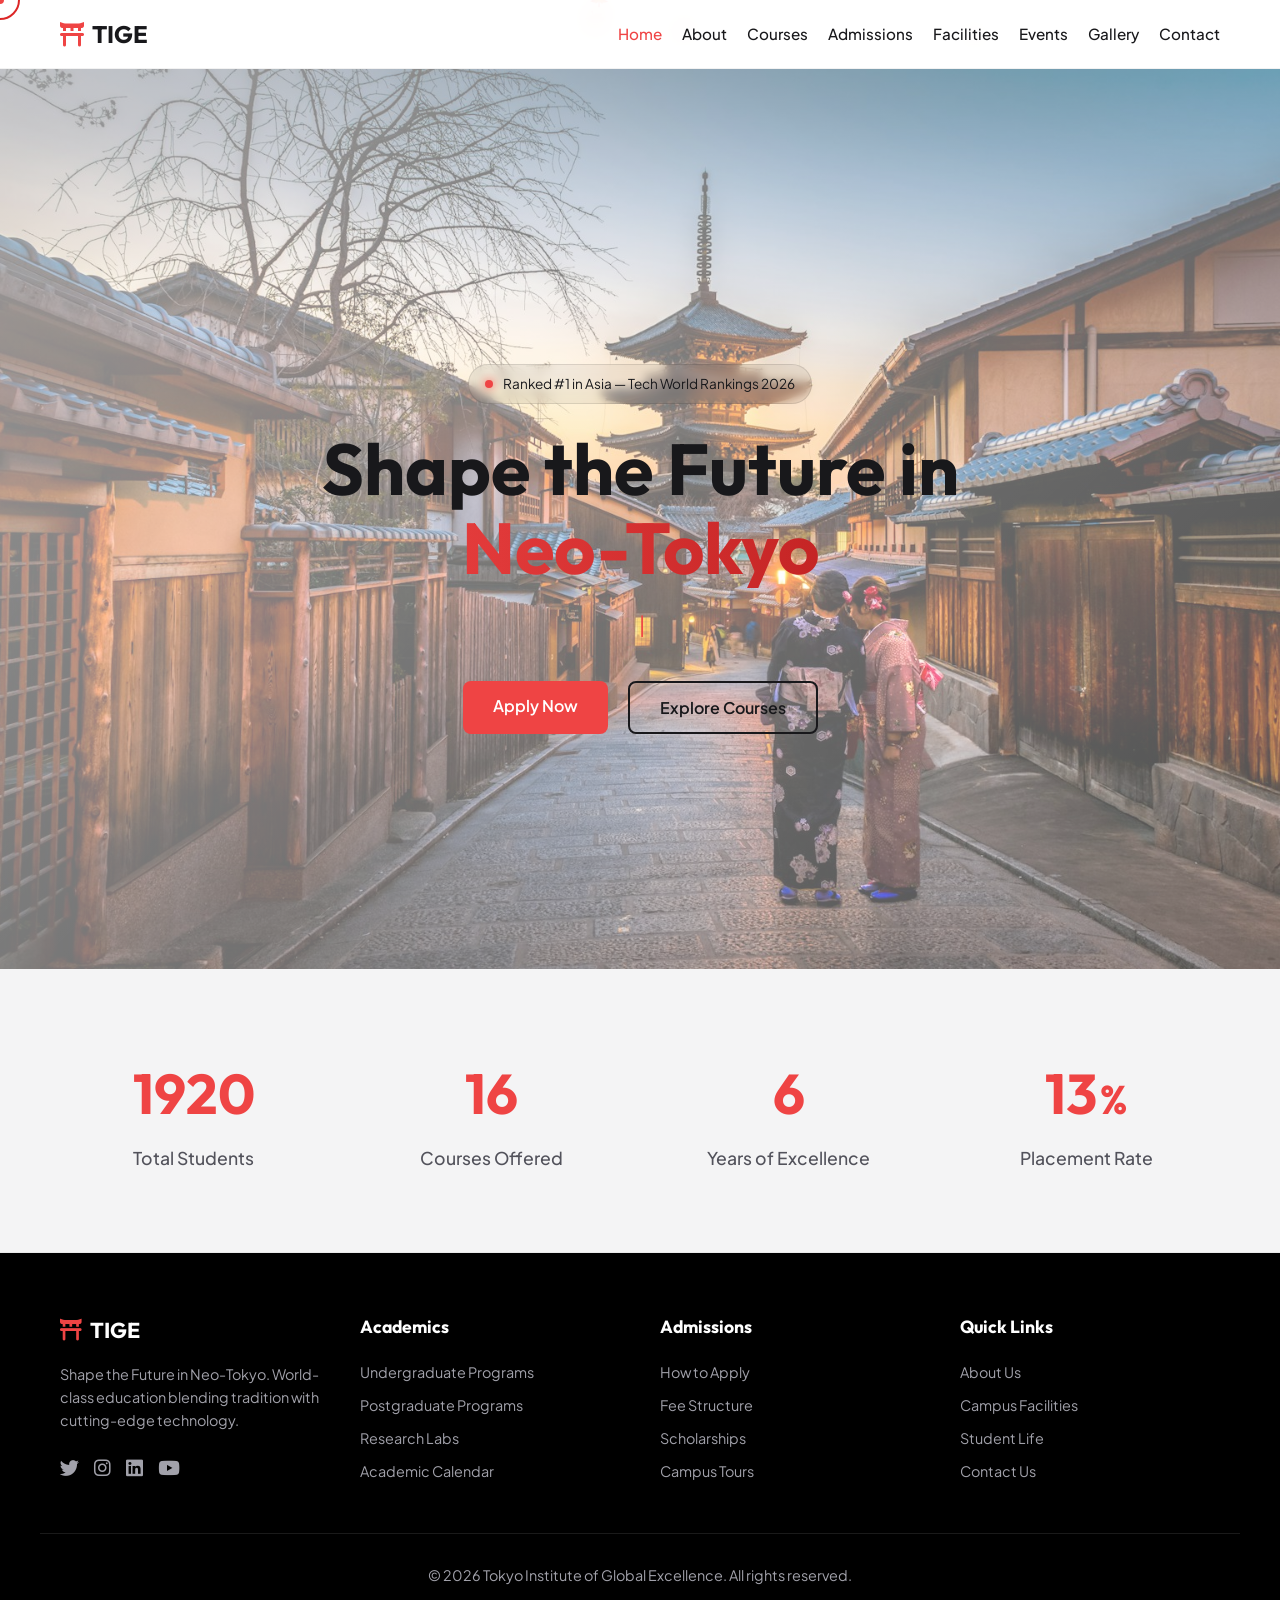
<file: index.html>
<!DOCTYPE html>
<html lang="en">
<head>
    <meta charset="UTF-8">
    <meta name="viewport" content="width=device-width, initial-scale=1.0">
    <title>Tokyo Institute of Global Excellence (TIGE)</title>
    <link rel="preconnect" href="https://fonts.googleapis.com">
    <link rel="preconnect" href="https://fonts.gstatic.com" crossorigin>
    <link href="https://fonts.googleapis.com/css2?family=Outfit:wght@400;600;700;800&family=Plus+Jakarta+Sans:wght@400;500;600&display=swap" rel="stylesheet">
    <link rel="stylesheet" href="https://cdnjs.cloudflare.com/ajax/libs/font-awesome/6.0.0-beta3/css/all.min.css">
    <link rel="stylesheet" href="style.css">
    <meta name="description" content="Discover the Tokyo Institute of Global Excellence. World-class education in the heart of Tokyo.">
</head>
<body>
    <div class="cursor-dot" id="cursor-dot"></div>
    <div class="cursor-ring" id="cursor-ring"></div>

    <canvas id="sakura-canvas"></canvas>

    <div class="page-loader" id="loader">
        <div class="loader-content">
            <div class="loader-logo"><i class="fas fa-torii-gate"></i> TIGE</div>
            <div class="loader-bar-track"><div class="loader-bar"></div></div>
            <div class="loader-text">Initializing Excellence...</div>
        </div>
    </div>

    
    <div class="progress-bar" id="progress-bar"></div>

    <nav class="navbar" id="navbar">
        <div class="nav-container">
            <a href="index.html" class="logo">
                <span class="logo-icon"><i class="fas fa-torii-gate" style="color: var(--accent-primary);"></i></span> TIGE
            </a>
            <button class="hamburger" aria-label="Toggle Navigation"><i class="fas fa-bars"></i></button>
            <ul class="nav-links">
                <li><a href="index.html" style="color: var(--accent-primary);">Home</a></li>
                <li><a href="about.html">About</a></li>
                <li><a href="courses.html">Courses</a></li>
                <li><a href="admissions.html">Admissions</a></li>
                <li><a href="facilities.html">Facilities</a></li>
                <li><a href="events.html">Events</a></li>
                <li><a href="reviews-gallery.html">Gallery</a></li>
                <li><a href="contact.html">Contact</a></li>
            </ul>
        </div>
    </nav>

    <!-- Hero Section -->
    <header class="hero" id="home">
        <div class="hero-overlay"></div>
        <div class="hero-content">
            <div class="hero-badge">
                <span class="badge-dot"></span> Ranked #1 in Asia — Tech World Rankings 2026
            </div>
            <h1 class="hero-title">
                <span class="split-line">Shape the Future in</span>
                <span class="split-line gradient-text">Neo-Tokyo</span>
            </h1>
            <p class="hero-sub">
                <span class="typing-text" id="typing-text"></span><span class="typing-cursor">|</span>
            </p>
            <div class="hero-ctas">
                <a href="admissions.html" class="cta-primary btn-apply">Apply Now</a>
                <a href="courses.html" class="cta-secondary">Explore Courses</a>
            </div>
        </div>
    </header>

    <!-- Stats Section -->
    <section class="stats reveal" id="stats">
        <div class="stat-grid">
            <div class="stat-card">
                <h3 class="stat-number" data-target="15000">0</h3>
                <p class="stat-label">Total Students</p>
            </div>
            <div class="stat-card">
                <h3 class="stat-number" data-target="120">0</h3>
                <p class="stat-label">Courses Offered</p>
            </div>
            <div class="stat-card">
                <h3 class="stat-number" data-target="44">0</h3>
                <p class="stat-label">Years of Excellence</p>
            </div>
            <div class="stat-card">
                <h3 class="stat-number" data-target="98">0</h3>
                <span class="stat-suffix">%</span>
                <p class="stat-label">Placement Rate</p>
            </div>
        </div>
    </section>

    <footer>
        <div class="footer-content">
            <div class="footer-brand">
                <h2><i class="fas fa-torii-gate" style="color: var(--accent-primary);"></i> TIGE</h2>
                <p>Shape the Future in Neo-Tokyo. World-class education blending tradition with cutting-edge technology.</p>
                <div class="social-links">
                    <a href="#"><i class="fab fa-twitter"></i></a>
                    <a href="#"><i class="fab fa-instagram"></i></a>
                    <a href="#"><i class="fab fa-linkedin"></i></a>
                    <a href="#"><i class="fab fa-youtube"></i></a>
                </div>
            </div>
            <div class="footer-links">
                <h3>Academics</h3>
                <ul>
                    <li><a href="courses.html">Undergraduate Programs</a></li>
                    <li><a href="courses.html">Postgraduate Programs</a></li>
                    <li><a href="facilities.html">Research Labs</a></li>
                    <li><a href="events.html">Academic Calendar</a></li>
                </ul>
            </div>
            <div class="footer-links">
                <h3>Admissions</h3>
                <ul>
                    <li><a href="admissions.html">How to Apply</a></li>
                    <li><a href="admissions.html">Fee Structure</a></li>
                    <li><a href="admissions.html">Scholarships</a></li>
                    <li><a href="contact.html">Campus Tours</a></li>
                </ul>
            </div>
            <div class="footer-links">
                <h3>Quick Links</h3>
                <ul>
                    <li><a href="about.html">About Us</a></li>
                    <li><a href="facilities.html">Campus Facilities</a></li>
                    <li><a href="reviews-gallery.html">Student Life</a></li>
                    <li><a href="contact.html">Contact Us</a></li>
                </ul>
            </div>
        </div>
        <div class="footer-bottom">
            <p>&copy; 2026 Tokyo Institute of Global Excellence. All rights reserved.</p>
        </div>
    </footer>

    <!-- Modals -->
    <!-- Apply Now Modal -->
    <div id="apply-modal" class="modal">
        <div class="modal-content">
            <span class="modal-close">&times;</span>
            <h2>Application Form</h2>
            <form id="apply-form">
                <div class="form-group">
                    <label for="app-name">Full Name</label>
                    <input type="text" id="app-name" required>
                </div>
                <div class="form-group">
                    <label for="app-email">Email Address</label>
                    <input type="email" id="app-email" required>
                </div>
                <div class="form-group">
                    <label for="app-course">Interested Course</label>
                    <select id="app-course" required>
                        <option value="">Select a course</option>
                        <option value="btech-ai">B.Tech Artificial Intelligence</option>
                        <option value="msc-robo">M.Sc Robotics Engineering</option>
                        <option value="ba-dmd">B.A Digital Media & Design</option>
                        <option value="ma-lit">M.A Global Literature</option>
                        <option value="bcom-fin">B.Com International Finance</option>
                        <option value="msc-data">M.Sc Data Analytics</option>
                    </select>
                </div>
                <button type="submit" class="submit-btn">Submit Application</button>
                <div id="app-status"></div>
            </form>
        </div>
    </div>

    <script src="script.js"></script>
</body>
</html>
</file>
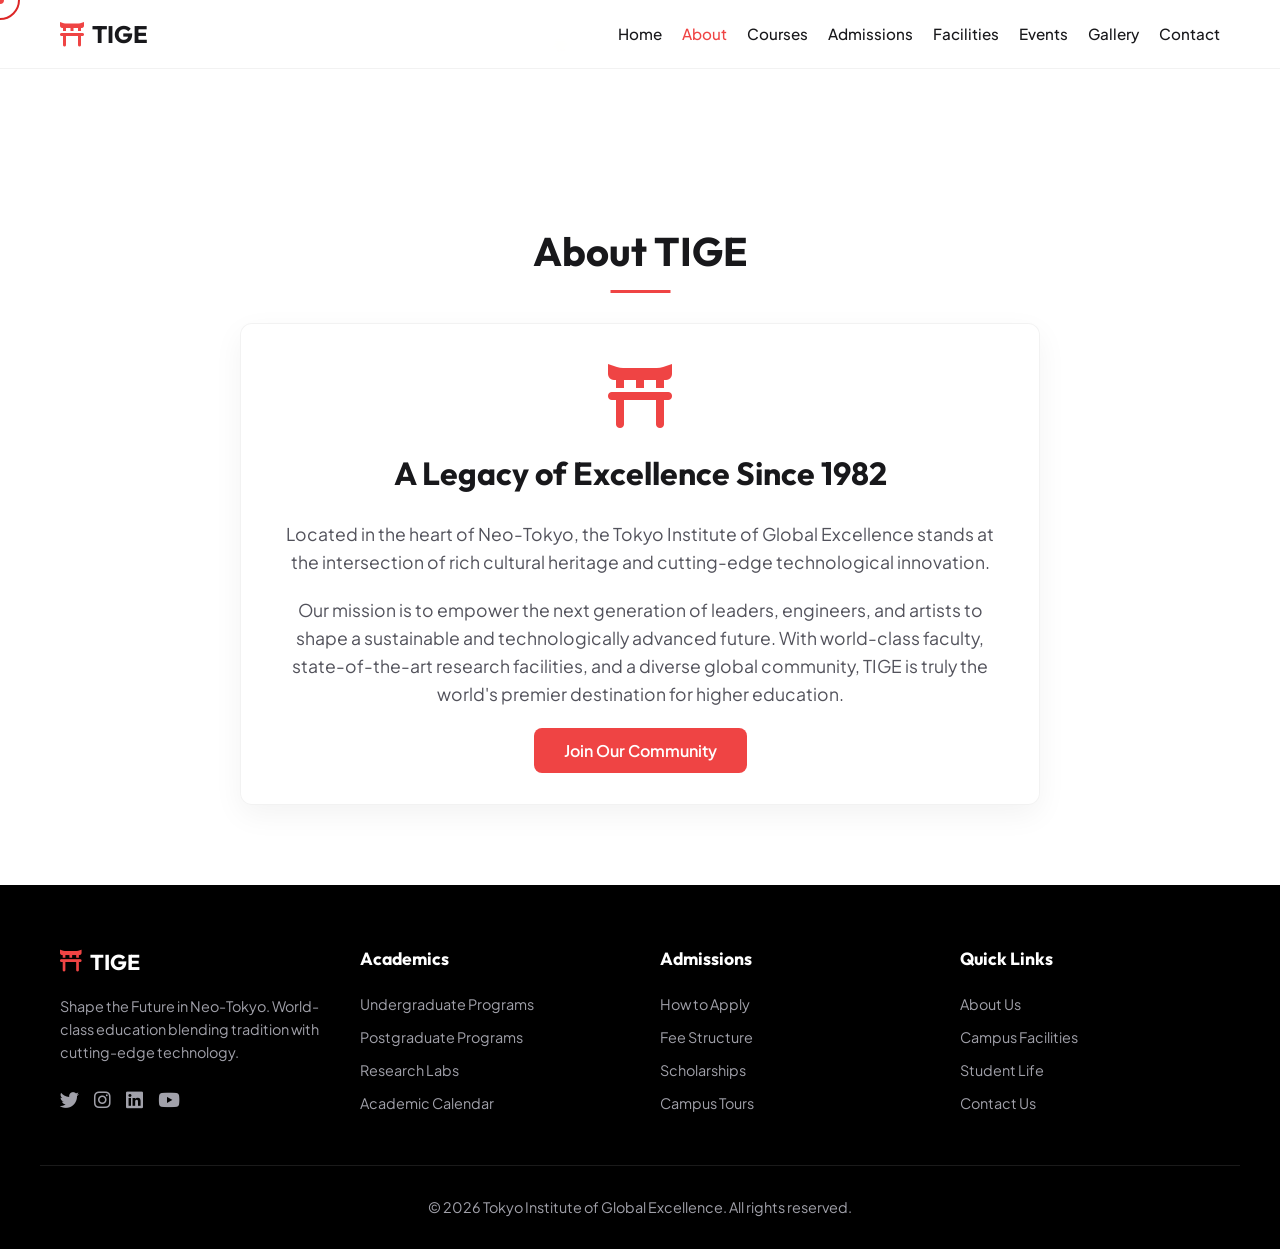
<file: about.html>
<!DOCTYPE html>
<html lang="en">
<head>
    <meta charset="UTF-8">
    <meta name="viewport" content="width=device-width, initial-scale=1.0">
    <title>About Us | Tokyo Institute of Global Excellence</title>
    <link rel="preconnect" href="https://fonts.googleapis.com">
    <link rel="preconnect" href="https://fonts.gstatic.com" crossorigin>
    <link href="https://fonts.googleapis.com/css2?family=Outfit:wght@400;600;700;800&family=Plus+Jakarta+Sans:wght@400;500;600&display=swap" rel="stylesheet">
    <link rel="stylesheet" href="https://cdnjs.cloudflare.com/ajax/libs/font-awesome/6.0.0-beta3/css/all.min.css">
    <link rel="stylesheet" href="style.css">
</head>
<body>
    <div class="cursor-dot" id="cursor-dot"></div>
    <div class="cursor-ring" id="cursor-ring"></div>

    <canvas id="sakura-canvas"></canvas>

    <div class="page-loader" id="loader">
        <div class="loader-content">
            <div class="loader-logo"><i class="fas fa-torii-gate"></i> TIGE</div>
            <div class="loader-bar-track"><div class="loader-bar"></div></div>
            <div class="loader-text">Initializing Excellence...</div>
        </div>
    </div>

    
    <div class="progress-bar" id="progress-bar"></div>

    <nav class="navbar" id="navbar">
        <div class="nav-container">
            <a href="index.html" class="logo">
                <span class="logo-icon"><i class="fas fa-torii-gate" style="color: var(--accent-primary);"></i></span> TIGE
            </a>
            <button class="hamburger" aria-label="Toggle Navigation"><i class="fas fa-bars"></i></button>
            <ul class="nav-links">
                <li><a href="index.html">Home</a></li>
                <li><a href="about.html" style="color: var(--accent-primary);">About</a></li>
                <li><a href="courses.html">Courses</a></li>
                <li><a href="admissions.html">Admissions</a></li>
                <li><a href="facilities.html">Facilities</a></li>
                <li><a href="events.html">Events</a></li>
                <li><a href="reviews-gallery.html">Gallery</a></li>
                <li><a href="contact.html">Contact</a></li>
            </ul>
        </div>
    </nav>

    <section class="section-padding" style="padding-top: 150px; min-height: 70vh; position: relative; z-index: 2;">
        <div class="container">
            <h2 class="section-title">About TIGE</h2>
            <div style="max-width: 800px; margin: 0 auto; text-align: center; background: rgba(255,255,255,0.9); padding: 40px; border-radius: 12px; box-shadow: 0 10px 30px rgba(0,0,0,0.05); border: 1px solid rgba(0,0,0,0.05);">
                <i class="fas fa-torii-gate" style="font-size: 4rem; color: var(--accent-primary); margin-bottom: 20px;"></i>
                <h3 style="font-size: 2rem; margin-bottom: 20px;">A Legacy of Excellence Since 1982</h3>
                <p style="font-size: 1.1rem; color: var(--text-secondary); margin-bottom: 20px;">
                    Located in the heart of Neo-Tokyo, the Tokyo Institute of Global Excellence stands at the intersection of rich cultural heritage and cutting-edge technological innovation. 
                </p>
                <p style="font-size: 1.1rem; color: var(--text-secondary); margin-bottom: 30px;">
                    Our mission is to empower the next generation of leaders, engineers, and artists to shape a sustainable and technologically advanced future. With world-class faculty, state-of-the-art research facilities, and a diverse global community, TIGE is truly the world's premier destination for higher education.
                </p>
                <a href="admissions.html" class="cta-primary">Join Our Community</a>
            </div>
        </div>
    </section>

    <footer>
        <div class="footer-content">
            <div class="footer-brand">
                <h2><i class="fas fa-torii-gate" style="color: var(--accent-primary);"></i> TIGE</h2>
                <p>Shape the Future in Neo-Tokyo. World-class education blending tradition with cutting-edge technology.</p>
                <div class="social-links">
                    <a href="#"><i class="fab fa-twitter"></i></a>
                    <a href="#"><i class="fab fa-instagram"></i></a>
                    <a href="#"><i class="fab fa-linkedin"></i></a>
                    <a href="#"><i class="fab fa-youtube"></i></a>
                </div>
            </div>
            <div class="footer-links">
                <h3>Academics</h3>
                <ul>
                    <li><a href="courses.html">Undergraduate Programs</a></li>
                    <li><a href="courses.html">Postgraduate Programs</a></li>
                    <li><a href="facilities.html">Research Labs</a></li>
                    <li><a href="events.html">Academic Calendar</a></li>
                </ul>
            </div>
            <div class="footer-links">
                <h3>Admissions</h3>
                <ul>
                    <li><a href="admissions.html">How to Apply</a></li>
                    <li><a href="admissions.html">Fee Structure</a></li>
                    <li><a href="admissions.html">Scholarships</a></li>
                    <li><a href="contact.html">Campus Tours</a></li>
                </ul>
            </div>
            <div class="footer-links">
                <h3>Quick Links</h3>
                <ul>
                    <li><a href="about.html">About Us</a></li>
                    <li><a href="facilities.html">Campus Facilities</a></li>
                    <li><a href="reviews-gallery.html">Student Life</a></li>
                    <li><a href="contact.html">Contact Us</a></li>
                </ul>
            </div>
        </div>
        <div class="footer-bottom">
            <p>&copy; 2026 Tokyo Institute of Global Excellence. All rights reserved.</p>
        </div>
    </footer>
    <script src="script.js"></script>
</body>
</html>
</file>
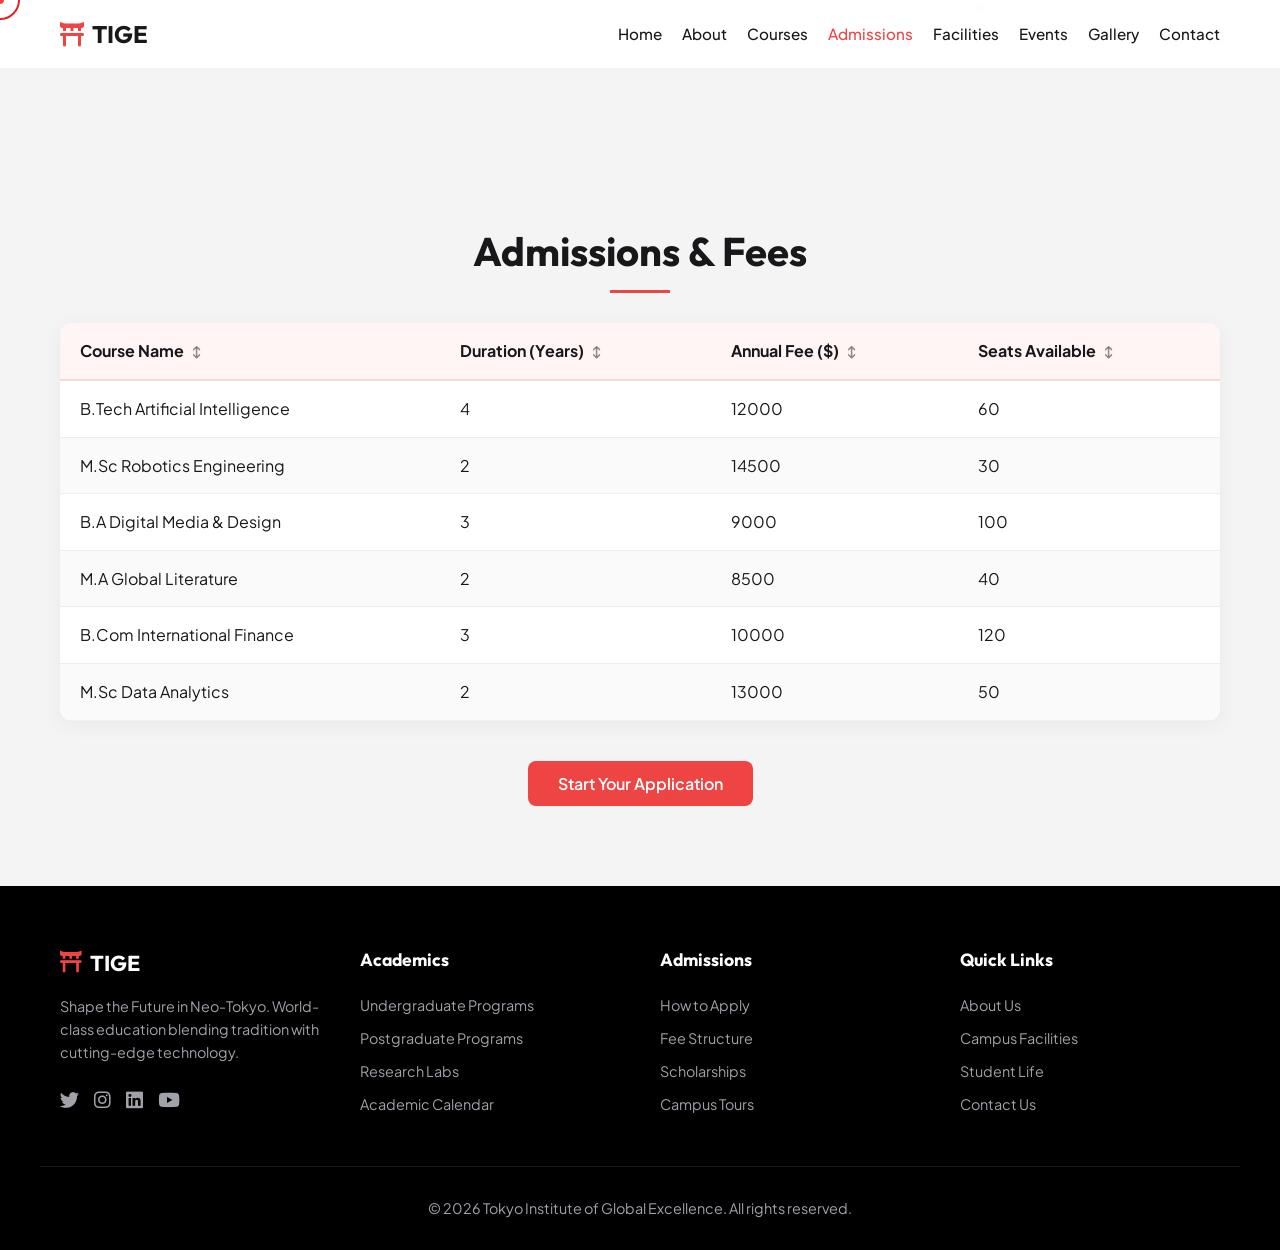
<file: admissions.html>
<!DOCTYPE html>
<html lang="en">
<head>
    <meta charset="UTF-8">
    <meta name="viewport" content="width=device-width, initial-scale=1.0">
    <title>Admissions | Tokyo Institute of Global Excellence</title>
    <link rel="preconnect" href="https://fonts.googleapis.com">
    <link rel="preconnect" href="https://fonts.gstatic.com" crossorigin>
    <link href="https://fonts.googleapis.com/css2?family=Outfit:wght@400;600;700;800&family=Plus+Jakarta+Sans:wght@400;500;600&display=swap" rel="stylesheet">
    <link rel="stylesheet" href="https://cdnjs.cloudflare.com/ajax/libs/font-awesome/6.0.0-beta3/css/all.min.css">
    <link rel="stylesheet" href="style.css">
</head>
<body>
    <div class="cursor-dot" id="cursor-dot"></div>
    <div class="cursor-ring" id="cursor-ring"></div>

    <canvas id="sakura-canvas"></canvas>
    <div class="page-loader" id="loader">
        <div class="loader-content">
            <div class="loader-logo"><i class="fas fa-torii-gate"></i> TIGE</div>
            <div class="loader-bar-track"><div class="loader-bar"></div></div>
            <div class="loader-text">Initializing Excellence...</div>
        </div>
    </div>
    
    <div class="progress-bar" id="progress-bar"></div>

    <nav class="navbar" id="navbar">
        <div class="nav-container">
            <a href="index.html" class="logo">
                <span class="logo-icon"><i class="fas fa-torii-gate" style="color: var(--accent-primary);"></i></span> TIGE
            </a>
            <button class="hamburger" aria-label="Toggle Navigation"><i class="fas fa-bars"></i></button>
            <ul class="nav-links">
                <li><a href="index.html">Home</a></li>
                <li><a href="about.html">About</a></li>
                <li><a href="courses.html">Courses</a></li>
                <li><a href="admissions.html" style="color: var(--accent-primary);">Admissions</a></li>
                <li><a href="facilities.html">Facilities</a></li>
                <li><a href="events.html">Events</a></li>
                <li><a href="reviews-gallery.html">Gallery</a></li>
                <li><a href="contact.html">Contact</a></li>
            </ul>
        </div>
    </nav>

    <!-- Admissions / Fee Table -->
    <section class="admissions section-padding" id="admissions" style="padding-top: 150px; min-height: 70vh;">
        <div class="container">
            <h2 class="section-title">Admissions & Fees</h2>
            <div class="table-container">
                <table id="fee-table">
                    <thead>
                        <tr>
                            <th data-type="string" data-column="0">Course Name <span class="sort-icon">↕</span></th>
                            <th data-type="number" data-column="1">Duration (Years) <span class="sort-icon">↕</span></th>
                            <th data-type="number" data-column="2">Annual Fee ($) <span class="sort-icon">↕</span></th>
                            <th data-type="number" data-column="3">Seats Available <span class="sort-icon">↕</span></th>
                        </tr>
                    </thead>
                    <tbody>
                        <tr><td>B.Tech Artificial Intelligence</td><td>4</td><td>12000</td><td>60</td></tr>
                        <tr><td>M.Sc Robotics Engineering</td><td>2</td><td>14500</td><td>30</td></tr>
                        <tr><td>B.A Digital Media & Design</td><td>3</td><td>9000</td><td>100</td></tr>
                        <tr><td>M.A Global Literature</td><td>2</td><td>8500</td><td>40</td></tr>
                        <tr><td>B.Com International Finance</td><td>3</td><td>10000</td><td>120</td></tr>
                        <tr><td>M.Sc Data Analytics</td><td>2</td><td>13000</td><td>50</td></tr>
                    </tbody>
                </table>
            </div>
            <div class="admissions-action">
                <button class="cta-primary btn-apply">Start Your Application</button>
            </div>
        </div>
    </section>

    <footer>
        <div class="footer-content">
            <div class="footer-brand">
                <h2><i class="fas fa-torii-gate" style="color: var(--accent-primary);"></i> TIGE</h2>
                <p>Shape the Future in Neo-Tokyo. World-class education blending tradition with cutting-edge technology.</p>
                <div class="social-links">
                    <a href="#"><i class="fab fa-twitter"></i></a>
                    <a href="#"><i class="fab fa-instagram"></i></a>
                    <a href="#"><i class="fab fa-linkedin"></i></a>
                    <a href="#"><i class="fab fa-youtube"></i></a>
                </div>
            </div>
            <div class="footer-links">
                <h3>Academics</h3>
                <ul>
                    <li><a href="courses.html">Undergraduate Programs</a></li>
                    <li><a href="courses.html">Postgraduate Programs</a></li>
                    <li><a href="facilities.html">Research Labs</a></li>
                    <li><a href="events.html">Academic Calendar</a></li>
                </ul>
            </div>
            <div class="footer-links">
                <h3>Admissions</h3>
                <ul>
                    <li><a href="admissions.html">How to Apply</a></li>
                    <li><a href="admissions.html">Fee Structure</a></li>
                    <li><a href="admissions.html">Scholarships</a></li>
                    <li><a href="contact.html">Campus Tours</a></li>
                </ul>
            </div>
            <div class="footer-links">
                <h3>Quick Links</h3>
                <ul>
                    <li><a href="about.html">About Us</a></li>
                    <li><a href="facilities.html">Campus Facilities</a></li>
                    <li><a href="reviews-gallery.html">Student Life</a></li>
                    <li><a href="contact.html">Contact Us</a></li>
                </ul>
            </div>
        </div>
        <div class="footer-bottom">
            <p>&copy; 2026 Tokyo Institute of Global Excellence. All rights reserved.</p>
        </div>
    </footer>

    <!-- Apply Now Modal -->
    <div id="apply-modal" class="modal">
        <div class="modal-content">
            <span class="modal-close">&times;</span>
            <h2>Application Form</h2>
            <form id="apply-form">
                <div class="form-group">
                    <label for="app-name">Full Name</label>
                    <input type="text" id="app-name" required>
                </div>
                <div class="form-group">
                    <label for="app-email">Email Address</label>
                    <input type="email" id="app-email" required>
                </div>
                <div class="form-group">
                    <label for="app-course">Interested Course</label>
                    <select id="app-course" required>
                        <option value="">Select a course</option>
                        <option value="btech-ai">B.Tech Artificial Intelligence</option>
                        <option value="msc-robo">M.Sc Robotics Engineering</option>
                        <option value="ba-dmd">B.A Digital Media & Design</option>
                        <option value="ma-lit">M.A Global Literature</option>
                        <option value="bcom-fin">B.Com International Finance</option>
                        <option value="msc-data">M.Sc Data Analytics</option>
                    </select>
                </div>
                <button type="submit" class="submit-btn">Submit Application</button>
                <div id="app-status"></div>
            </form>
        </div>
    </div>

    <script src="script.js"></script>
</body>
</html>
</file>
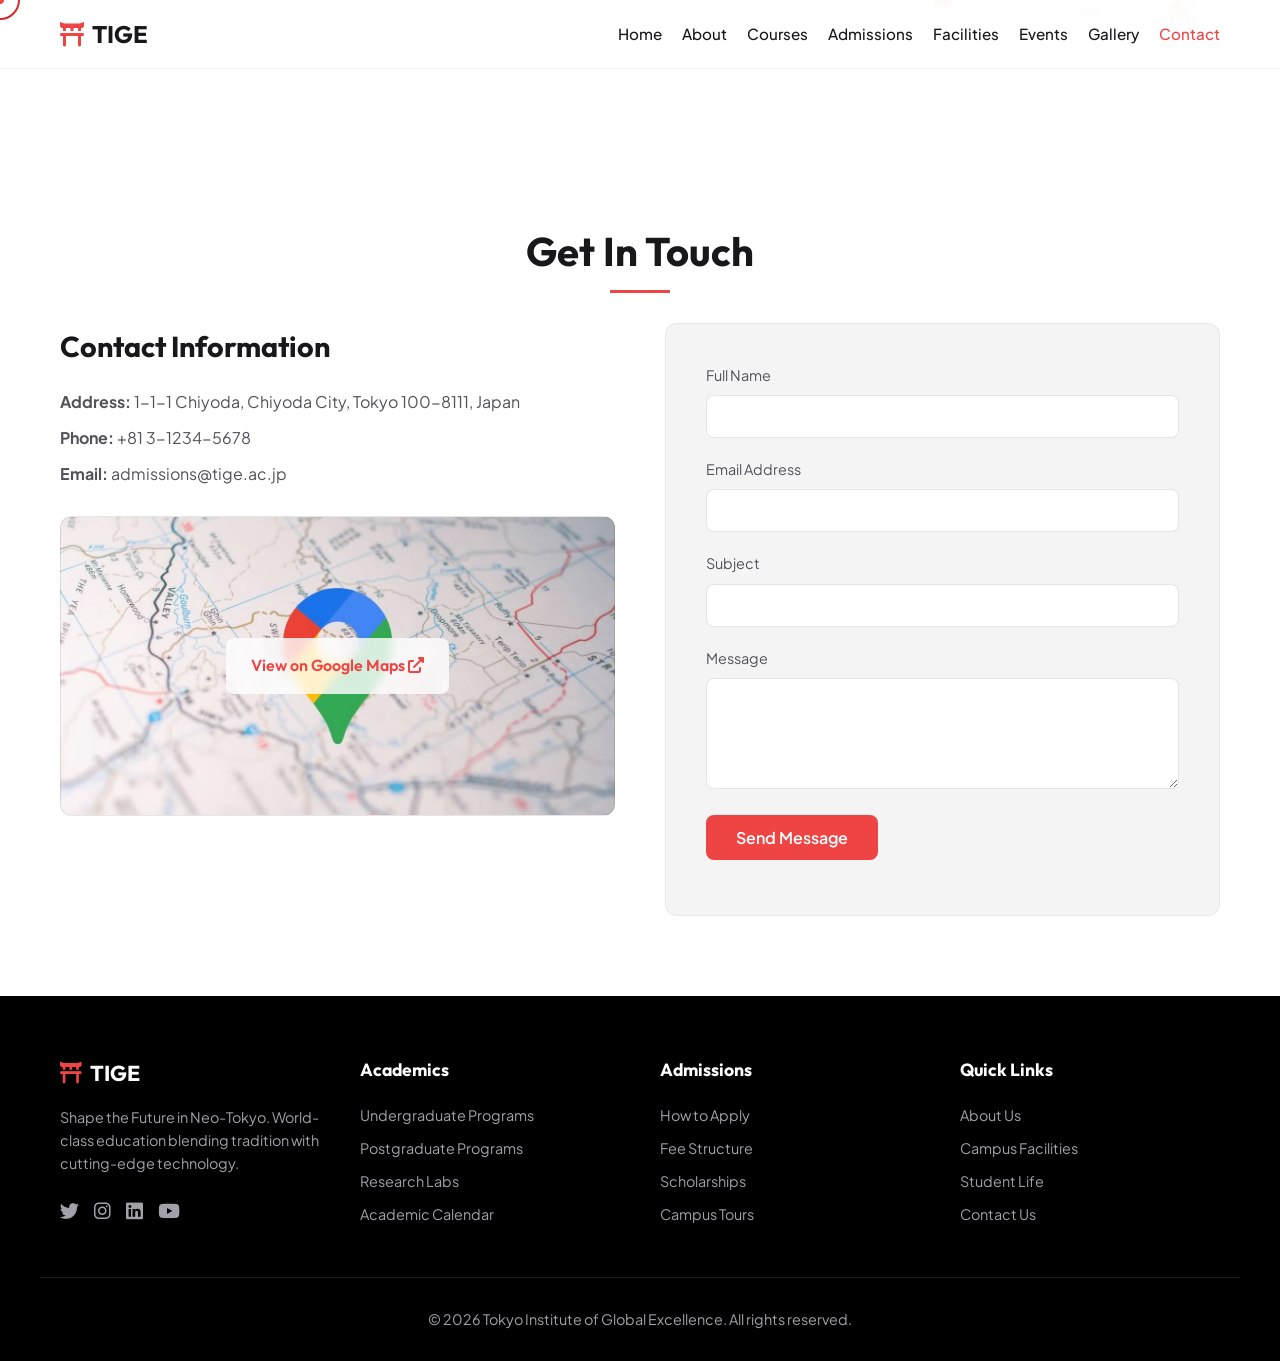
<file: contact.html>
<!DOCTYPE html>
<html lang="en">
<head>
    <meta charset="UTF-8">
    <meta name="viewport" content="width=device-width, initial-scale=1.0">
    <title>Contact | Tokyo Institute of Global Excellence</title>
    <link rel="preconnect" href="https://fonts.googleapis.com">
    <link rel="preconnect" href="https://fonts.gstatic.com" crossorigin>
    <link href="https://fonts.googleapis.com/css2?family=Outfit:wght@400;600;700;800&family=Plus+Jakarta+Sans:wght@400;500;600&display=swap" rel="stylesheet">
    <link rel="stylesheet" href="https://cdnjs.cloudflare.com/ajax/libs/font-awesome/6.0.0-beta3/css/all.min.css">
    <link rel="stylesheet" href="style.css">
</head>
<body>
    <div class="cursor-dot" id="cursor-dot"></div>
    <div class="cursor-ring" id="cursor-ring"></div>

    <canvas id="sakura-canvas"></canvas>
    <div class="page-loader" id="loader">
        <div class="loader-content">
            <div class="loader-logo"><i class="fas fa-torii-gate"></i> TIGE</div>
            <div class="loader-bar-track"><div class="loader-bar"></div></div>
            <div class="loader-text">Initializing Excellence...</div>
        </div>
    </div>
    
    <div class="progress-bar" id="progress-bar"></div>

    <nav class="navbar" id="navbar">
        <div class="nav-container">
            <a href="index.html" class="logo">
                <span class="logo-icon"><i class="fas fa-torii-gate" style="color: var(--accent-primary);"></i></span> TIGE
            </a>
            <button class="hamburger" aria-label="Toggle Navigation"><i class="fas fa-bars"></i></button>
            <ul class="nav-links">
                <li><a href="index.html">Home</a></li>
                <li><a href="about.html">About</a></li>
                <li><a href="courses.html">Courses</a></li>
                <li><a href="admissions.html">Admissions</a></li>
                <li><a href="facilities.html">Facilities</a></li>
                <li><a href="events.html">Events</a></li>
                <li><a href="reviews-gallery.html">Gallery</a></li>
                <li><a href="contact.html" style="color: var(--accent-primary);">Contact</a></li>
            </ul>
        </div>
    </nav>

    <!-- Contact Section -->
    <section class="contact section-padding" id="contact" style="padding-top: 150px; min-height: 70vh;">
        <div class="container">
            <h2 class="section-title">Get In Touch</h2>
            <div class="contact-wrapper">
                <div class="contact-info">
                    <h3>Contact Information</h3>
                    <p><strong>Address:</strong> 1-1-1 Chiyoda, Chiyoda City, Tokyo 100-8111, Japan</p>
                    <p><strong>Phone:</strong> +81 3-1234-5678</p>
                    <p><strong>Email:</strong> admissions@tige.ac.jp</p>
                    
                    <a href="https://www.google.com/maps/place/Imperial+Palace" target="_blank" class="map-container" title="Open in Google Maps">
                        <div class="map-overlay">
                            View on Google Maps <i class="fas fa-external-link-alt"></i>
                        </div>
                    </a>
                </div>
                <div class="contact-form-container">
                    <form id="contact-form">
                        <div class="form-group">
                            <label for="name">Full Name</label>
                            <input type="text" id="name" name="name" required>
                        </div>
                        <div class="form-group">
                            <label for="email">Email Address</label>
                            <input type="email" id="email" name="email" required>
                        </div>
                        <div class="form-group">
                            <label for="subject">Subject</label>
                            <input type="text" id="subject" name="subject" required>
                        </div>
                        <div class="form-group">
                            <label for="message">Message</label>
                            <textarea id="message" name="message" rows="5" required></textarea>
                        </div>
                        <button type="submit" class="submit-btn">Send Message</button>
                        <div id="form-status"></div>
                    </form>
                </div>
            </div>
        </div>
    </section>

    <footer>
        <div class="footer-content">
            <div class="footer-brand">
                <h2><i class="fas fa-torii-gate" style="color: var(--accent-primary);"></i> TIGE</h2>
                <p>Shape the Future in Neo-Tokyo. World-class education blending tradition with cutting-edge technology.</p>
                <div class="social-links">
                    <a href="#"><i class="fab fa-twitter"></i></a>
                    <a href="#"><i class="fab fa-instagram"></i></a>
                    <a href="#"><i class="fab fa-linkedin"></i></a>
                    <a href="#"><i class="fab fa-youtube"></i></a>
                </div>
            </div>
            <div class="footer-links">
                <h3>Academics</h3>
                <ul>
                    <li><a href="courses.html">Undergraduate Programs</a></li>
                    <li><a href="courses.html">Postgraduate Programs</a></li>
                    <li><a href="facilities.html">Research Labs</a></li>
                    <li><a href="events.html">Academic Calendar</a></li>
                </ul>
            </div>
            <div class="footer-links">
                <h3>Admissions</h3>
                <ul>
                    <li><a href="admissions.html">How to Apply</a></li>
                    <li><a href="admissions.html">Fee Structure</a></li>
                    <li><a href="admissions.html">Scholarships</a></li>
                    <li><a href="contact.html">Campus Tours</a></li>
                </ul>
            </div>
            <div class="footer-links">
                <h3>Quick Links</h3>
                <ul>
                    <li><a href="about.html">About Us</a></li>
                    <li><a href="facilities.html">Campus Facilities</a></li>
                    <li><a href="reviews-gallery.html">Student Life</a></li>
                    <li><a href="contact.html">Contact Us</a></li>
                </ul>
            </div>
        </div>
        <div class="footer-bottom">
            <p>&copy; 2026 Tokyo Institute of Global Excellence. All rights reserved.</p>
        </div>
    </footer>
    <script src="script.js"></script>
</body>
</html>
</file>
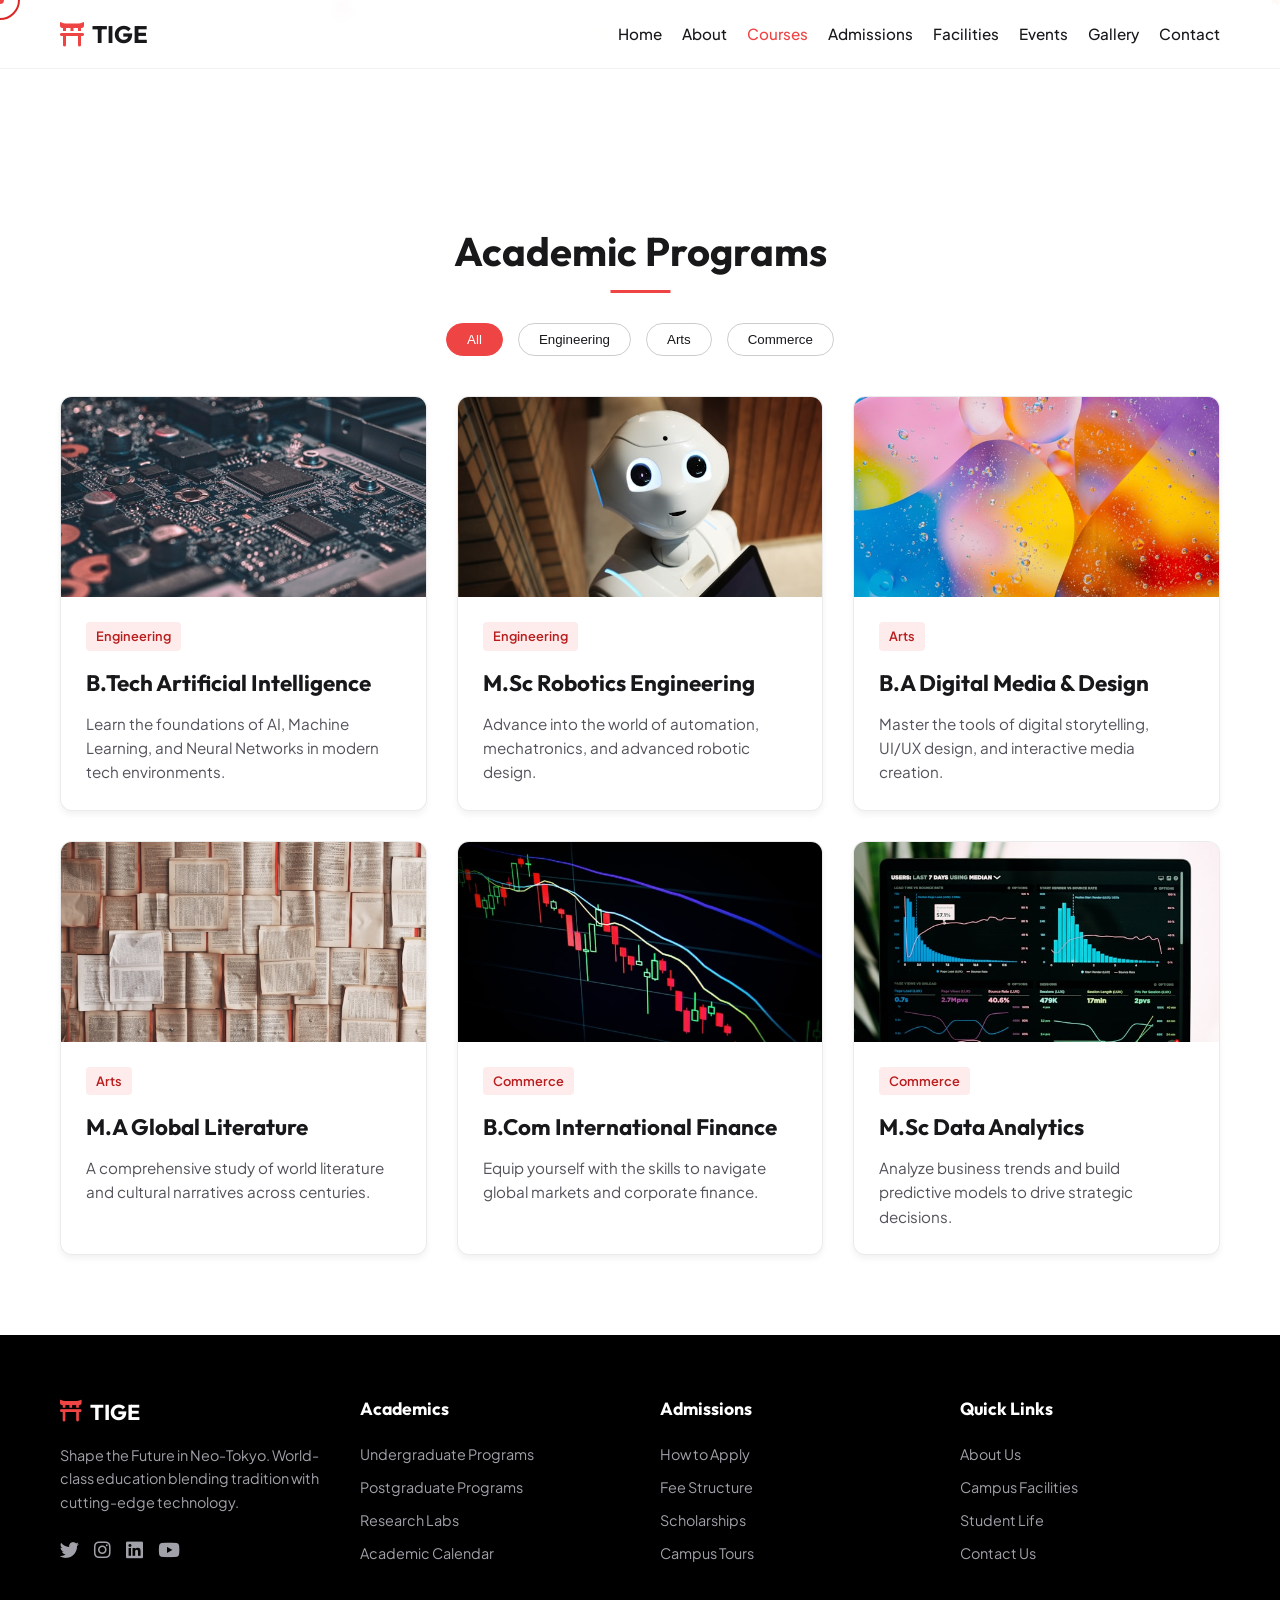
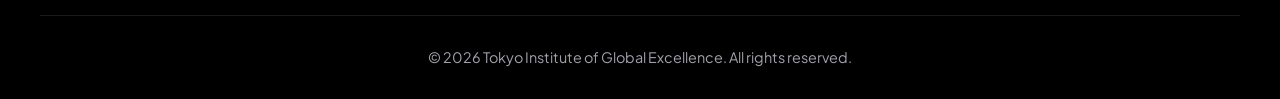
<file: courses.html>
<!DOCTYPE html>
<html lang="en">
<head>
    <meta charset="UTF-8">
    <meta name="viewport" content="width=device-width, initial-scale=1.0">
    <title>Courses | Tokyo Institute of Global Excellence</title>
    <link rel="preconnect" href="https://fonts.googleapis.com">
    <link rel="preconnect" href="https://fonts.gstatic.com" crossorigin>
    <link href="https://fonts.googleapis.com/css2?family=Outfit:wght@400;600;700;800&family=Plus+Jakarta+Sans:wght@400;500;600&display=swap" rel="stylesheet">
    <link rel="stylesheet" href="https://cdnjs.cloudflare.com/ajax/libs/font-awesome/6.0.0-beta3/css/all.min.css">
    <link rel="stylesheet" href="style.css">
</head>
<body>
    <div class="cursor-dot" id="cursor-dot"></div>
    <div class="cursor-ring" id="cursor-ring"></div>

    <canvas id="sakura-canvas"></canvas>
    <div class="page-loader" id="loader">
        <div class="loader-content">
            <div class="loader-logo"><i class="fas fa-torii-gate"></i> TIGE</div>
            <div class="loader-bar-track"><div class="loader-bar"></div></div>
            <div class="loader-text">Initializing Excellence...</div>
        </div>
    </div>
    
    <div class="progress-bar" id="progress-bar"></div>

    <nav class="navbar" id="navbar">
        <div class="nav-container">
            <a href="index.html" class="logo">
                <span class="logo-icon"><i class="fas fa-torii-gate" style="color: var(--accent-primary);"></i></span> TIGE
            </a>
            <button class="hamburger" aria-label="Toggle Navigation"><i class="fas fa-bars"></i></button>
            <ul class="nav-links">
                <li><a href="index.html">Home</a></li>
                <li><a href="about.html">About</a></li>
                <li><a href="courses.html" style="color: var(--accent-primary);">Courses</a></li>
                <li><a href="admissions.html">Admissions</a></li>
                <li><a href="facilities.html">Facilities</a></li>
                <li><a href="events.html">Events</a></li>
                <li><a href="reviews-gallery.html">Gallery</a></li>
                <li><a href="contact.html">Contact</a></li>
            </ul>
        </div>
    </nav>

    <!-- Courses Section -->
    <section class="courses section-padding" id="courses" style="padding-top: 150px; min-height: 70vh;">
        <div class="container">
            <h2 class="section-title">Academic Programs</h2>
            <div class="filter-controls">
                <button class="filter-btn active" data-filter="all">All</button>
                <button class="filter-btn" data-filter="engineering">Engineering</button>
                <button class="filter-btn" data-filter="arts">Arts</button>
                <button class="filter-btn" data-filter="commerce">Commerce</button>
            </div>
            
            <div class="courses-grid" id="courses-grid">
                <div class="course-card" data-category="engineering">
                    <div class="course-img engineering-bg"></div>
                    <div class="course-info">
                        <span class="course-tag">Engineering</span>
                        <h3>B.Tech Artificial Intelligence</h3>
                        <p>Learn the foundations of AI, Machine Learning, and Neural Networks in modern tech environments.</p>
                    </div>
                </div>
                <div class="course-card" data-category="engineering">
                    <div class="course-img engineering-bg2"></div>
                    <div class="course-info">
                        <span class="course-tag">Engineering</span>
                        <h3>M.Sc Robotics Engineering</h3>
                        <p>Advance into the world of automation, mechatronics, and advanced robotic design.</p>
                    </div>
                </div>
                <div class="course-card" data-category="arts">
                    <div class="course-img arts-bg"></div>
                    <div class="course-info">
                        <span class="course-tag">Arts</span>
                        <h3>B.A Digital Media & Design</h3>
                        <p>Master the tools of digital storytelling, UI/UX design, and interactive media creation.</p>
                    </div>
                </div>
                <div class="course-card" data-category="arts">
                    <div class="course-img arts-bg2"></div>
                    <div class="course-info">
                        <span class="course-tag">Arts</span>
                        <h3>M.A Global Literature</h3>
                        <p>A comprehensive study of world literature and cultural narratives across centuries.</p>
                    </div>
                </div>
                <div class="course-card" data-category="commerce">
                    <div class="course-img commerce-bg"></div>
                    <div class="course-info">
                        <span class="course-tag">Commerce</span>
                        <h3>B.Com International Finance</h3>
                        <p>Equip yourself with the skills to navigate global markets and corporate finance.</p>
                    </div>
                </div>
                <div class="course-card" data-category="commerce">
                    <div class="course-img commerce-bg2"></div>
                    <div class="course-info">
                        <span class="course-tag">Commerce</span>
                        <h3>M.Sc Data Analytics</h3>
                        <p>Analyze business trends and build predictive models to drive strategic decisions.</p>
                    </div>
                </div>
            </div>
        </div>
    </section>

    <footer>
        <div class="footer-content">
            <div class="footer-brand">
                <h2><i class="fas fa-torii-gate" style="color: var(--accent-primary);"></i> TIGE</h2>
                <p>Shape the Future in Neo-Tokyo. World-class education blending tradition with cutting-edge technology.</p>
                <div class="social-links">
                    <a href="#"><i class="fab fa-twitter"></i></a>
                    <a href="#"><i class="fab fa-instagram"></i></a>
                    <a href="#"><i class="fab fa-linkedin"></i></a>
                    <a href="#"><i class="fab fa-youtube"></i></a>
                </div>
            </div>
            <div class="footer-links">
                <h3>Academics</h3>
                <ul>
                    <li><a href="courses.html">Undergraduate Programs</a></li>
                    <li><a href="courses.html">Postgraduate Programs</a></li>
                    <li><a href="facilities.html">Research Labs</a></li>
                    <li><a href="events.html">Academic Calendar</a></li>
                </ul>
            </div>
            <div class="footer-links">
                <h3>Admissions</h3>
                <ul>
                    <li><a href="admissions.html">How to Apply</a></li>
                    <li><a href="admissions.html">Fee Structure</a></li>
                    <li><a href="admissions.html">Scholarships</a></li>
                    <li><a href="contact.html">Campus Tours</a></li>
                </ul>
            </div>
            <div class="footer-links">
                <h3>Quick Links</h3>
                <ul>
                    <li><a href="about.html">About Us</a></li>
                    <li><a href="facilities.html">Campus Facilities</a></li>
                    <li><a href="reviews-gallery.html">Student Life</a></li>
                    <li><a href="contact.html">Contact Us</a></li>
                </ul>
            </div>
        </div>
        <div class="footer-bottom">
            <p>&copy; 2026 Tokyo Institute of Global Excellence. All rights reserved.</p>
        </div>
    </footer>
    <script src="script.js"></script>
</body>
</html>
</file>
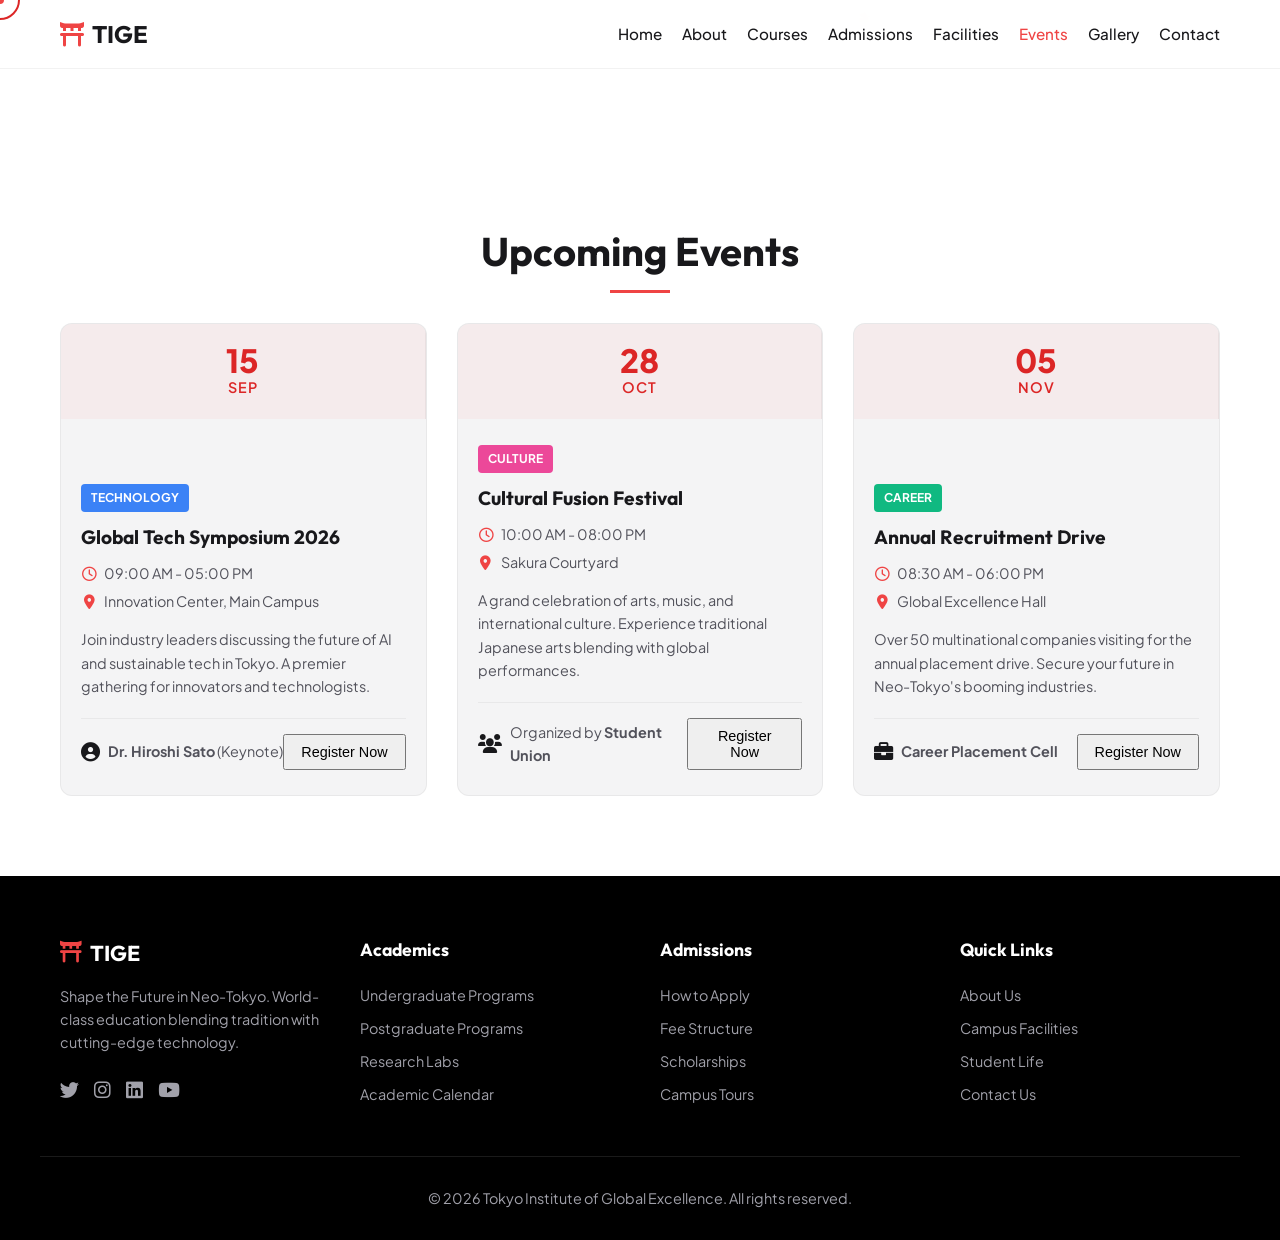
<file: events.html>
<!DOCTYPE html>
<html lang="en">
<head>
    <meta charset="UTF-8">
    <meta name="viewport" content="width=device-width, initial-scale=1.0">
    <title>Events | Tokyo Institute of Global Excellence</title>
    <link rel="preconnect" href="https://fonts.googleapis.com">
    <link rel="preconnect" href="https://fonts.gstatic.com" crossorigin>
    <link href="https://fonts.googleapis.com/css2?family=Outfit:wght@400;600;700;800&family=Plus+Jakarta+Sans:wght@400;500;600&display=swap" rel="stylesheet">
    <link rel="stylesheet" href="https://cdnjs.cloudflare.com/ajax/libs/font-awesome/6.0.0-beta3/css/all.min.css">
    <link rel="stylesheet" href="style.css">
</head>
<body>
    <div class="cursor-dot" id="cursor-dot"></div>
    <div class="cursor-ring" id="cursor-ring"></div>

    <canvas id="sakura-canvas"></canvas>
    <div class="page-loader" id="loader">
        <div class="loader-content">
            <div class="loader-logo"><i class="fas fa-torii-gate"></i> TIGE</div>
            <div class="loader-bar-track"><div class="loader-bar"></div></div>
            <div class="loader-text">Initializing Excellence...</div>
        </div>
    </div>
    
    <div class="progress-bar" id="progress-bar"></div>

    <nav class="navbar" id="navbar">
        <div class="nav-container">
            <a href="index.html" class="logo">
                <span class="logo-icon"><i class="fas fa-torii-gate" style="color: var(--accent-primary);"></i></span> TIGE
            </a>
            <button class="hamburger" aria-label="Toggle Navigation"><i class="fas fa-bars"></i></button>
            <ul class="nav-links">
                <li><a href="index.html">Home</a></li>
                <li><a href="about.html">About</a></li>
                <li><a href="courses.html">Courses</a></li>
                <li><a href="admissions.html">Admissions</a></li>
                <li><a href="facilities.html">Facilities</a></li>
                <li><a href="events.html" style="color: var(--accent-primary);">Events</a></li>
                <li><a href="reviews-gallery.html">Gallery</a></li>
                <li><a href="contact.html">Contact</a></li>
            </ul>
        </div>
    </nav>

    <!-- Events Section -->
    <section class="events section-padding" id="events" style="padding-top: 150px; min-height: 70vh;">
        <div class="container">
            <h2 class="section-title">Upcoming Events</h2>
            <div class="events-grid">
                <!-- Event 1 -->
                <div class="event-card premium-event">
                    <div class="event-date">
                        <span class="day">15</span>
                        <span class="month">SEP</span>
                    </div>
                    <div class="event-details">
                        <span class="event-badge technology">Technology</span>
                        <h3>Global Tech Symposium 2026</h3>
                        <div class="event-meta">
                            <span><i class="far fa-clock"></i> 09:00 AM - 05:00 PM</span>
                            <span><i class="fas fa-map-marker-alt"></i> Innovation Center, Main Campus</span>
                        </div>
                        <p>Join industry leaders discussing the future of AI and sustainable tech in Tokyo. A premier gathering for innovators and technologists.</p>
                        <div class="event-footer">
                            <div class="event-speaker">
                                <i class="fas fa-user-circle"></i>
                                <span><strong>Dr. Hiroshi Sato</strong> (Keynote)</span>
                            </div>
                            <button class="btn btn-primary register-btn">Register Now</button>
                        </div>
                    </div>
                </div>
                <!-- Event 2 -->
                <div class="event-card premium-event">
                    <div class="event-date">
                        <span class="day">28</span>
                        <span class="month">OCT</span>
                    </div>
                    <div class="event-details">
                        <span class="event-badge culture">Culture</span>
                        <h3>Cultural Fusion Festival</h3>
                        <div class="event-meta">
                            <span><i class="far fa-clock"></i> 10:00 AM - 08:00 PM</span>
                            <span><i class="fas fa-map-marker-alt"></i> Sakura Courtyard</span>
                        </div>
                        <p>A grand celebration of arts, music, and international culture. Experience traditional Japanese arts blending with global performances.</p>
                        <div class="event-footer">
                            <div class="event-speaker">
                                <i class="fas fa-users"></i>
                                <span>Organized by <strong>Student Union</strong></span>
                            </div>
                            <button class="btn btn-primary register-btn">Register Now</button>
                        </div>
                    </div>
                </div>
                <!-- Event 3 -->
                <div class="event-card premium-event">
                    <div class="event-date">
                        <span class="day">05</span>
                        <span class="month">NOV</span>
                    </div>
                    <div class="event-details">
                        <span class="event-badge career">Career</span>
                        <h3>Annual Recruitment Drive</h3>
                        <div class="event-meta">
                            <span><i class="far fa-clock"></i> 08:30 AM - 06:00 PM</span>
                            <span><i class="fas fa-map-marker-alt"></i> Global Excellence Hall</span>
                        </div>
                        <p>Over 50 multinational companies visiting for the annual placement drive. Secure your future in Neo-Tokyo's booming industries.</p>
                        <div class="event-footer">
                            <div class="event-speaker">
                                <i class="fas fa-briefcase"></i>
                                <span><strong>Career Placement Cell</strong></span>
                            </div>
                            <button class="btn btn-primary register-btn">Register Now</button>
                        </div>
                    </div>
                </div>
            </div>
        </div>
    </section>

    <footer>
        <div class="footer-content">
            <div class="footer-brand">
                <h2><i class="fas fa-torii-gate" style="color: var(--accent-primary);"></i> TIGE</h2>
                <p>Shape the Future in Neo-Tokyo. World-class education blending tradition with cutting-edge technology.</p>
                <div class="social-links">
                    <a href="#"><i class="fab fa-twitter"></i></a>
                    <a href="#"><i class="fab fa-instagram"></i></a>
                    <a href="#"><i class="fab fa-linkedin"></i></a>
                    <a href="#"><i class="fab fa-youtube"></i></a>
                </div>
            </div>
            <div class="footer-links">
                <h3>Academics</h3>
                <ul>
                    <li><a href="courses.html">Undergraduate Programs</a></li>
                    <li><a href="courses.html">Postgraduate Programs</a></li>
                    <li><a href="facilities.html">Research Labs</a></li>
                    <li><a href="events.html">Academic Calendar</a></li>
                </ul>
            </div>
            <div class="footer-links">
                <h3>Admissions</h3>
                <ul>
                    <li><a href="admissions.html">How to Apply</a></li>
                    <li><a href="admissions.html">Fee Structure</a></li>
                    <li><a href="admissions.html">Scholarships</a></li>
                    <li><a href="contact.html">Campus Tours</a></li>
                </ul>
            </div>
            <div class="footer-links">
                <h3>Quick Links</h3>
                <ul>
                    <li><a href="about.html">About Us</a></li>
                    <li><a href="facilities.html">Campus Facilities</a></li>
                    <li><a href="reviews-gallery.html">Student Life</a></li>
                    <li><a href="contact.html">Contact Us</a></li>
                </ul>
            </div>
        </div>
        <div class="footer-bottom">
            <p>&copy; 2026 Tokyo Institute of Global Excellence. All rights reserved.</p>
        </div>
    </footer>
    <script src="script.js"></script>
</body>
</html>
</file>
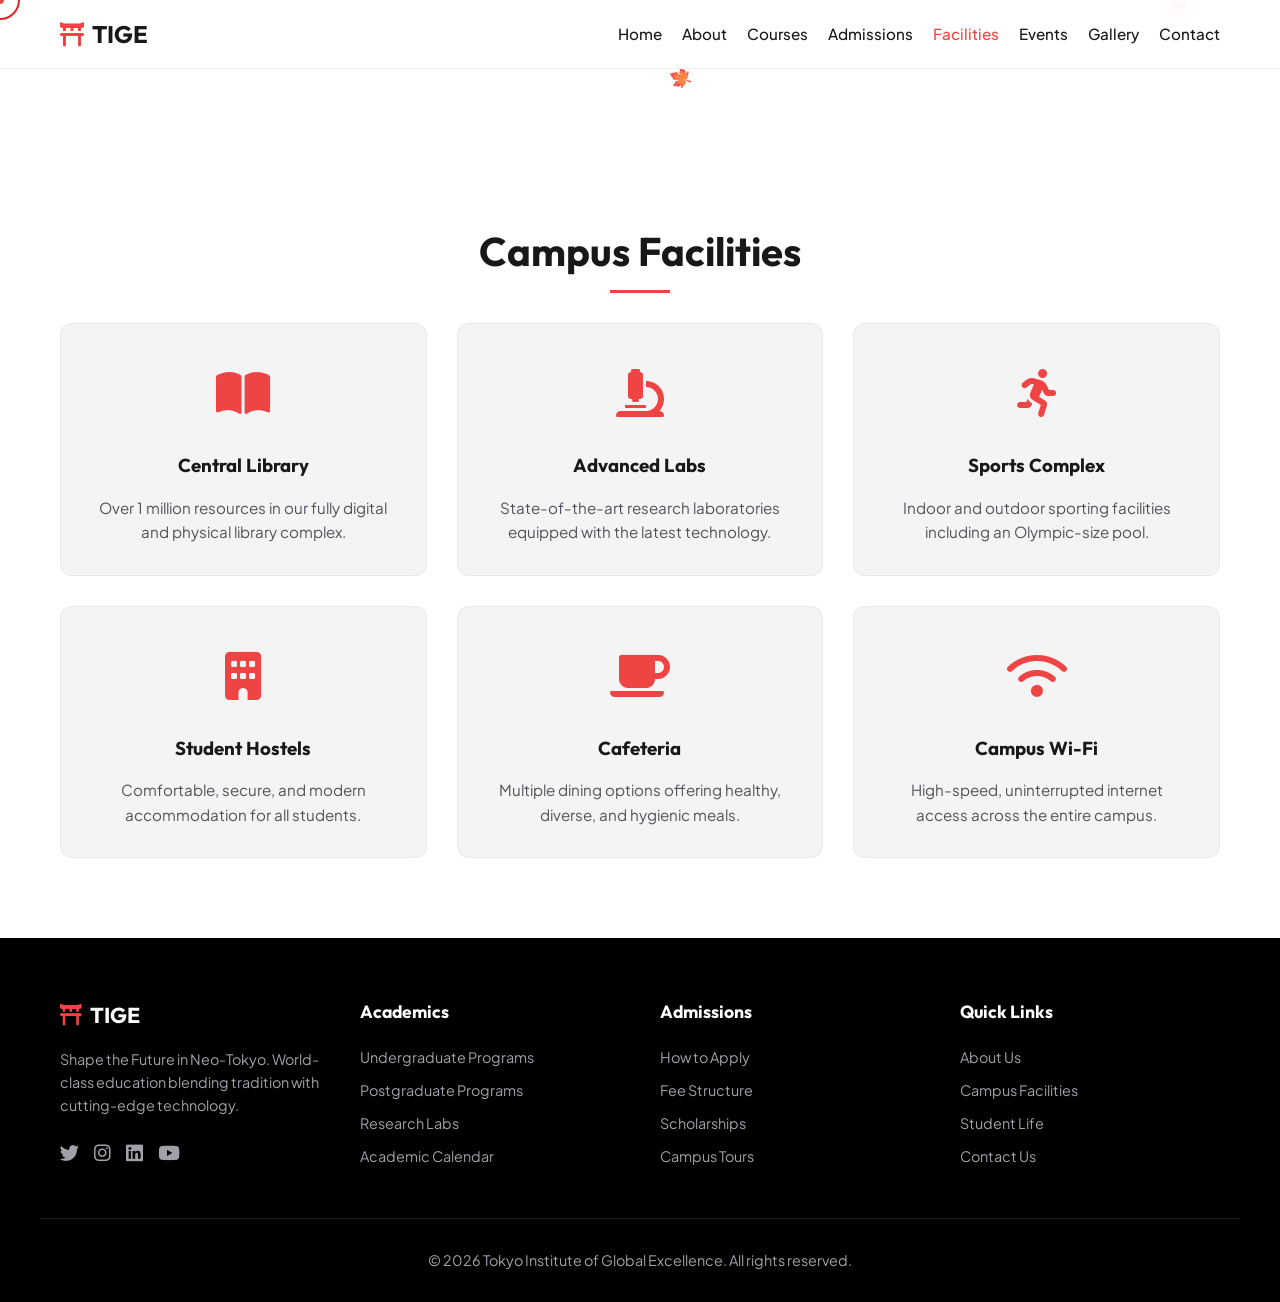
<file: facilities.html>
<!DOCTYPE html>
<html lang="en">
<head>
    <meta charset="UTF-8">
    <meta name="viewport" content="width=device-width, initial-scale=1.0">
    <title>Facilities | Tokyo Institute of Global Excellence</title>
    <link rel="preconnect" href="https://fonts.googleapis.com">
    <link rel="preconnect" href="https://fonts.gstatic.com" crossorigin>
    <link href="https://fonts.googleapis.com/css2?family=Outfit:wght@400;600;700;800&family=Plus+Jakarta+Sans:wght@400;500;600&display=swap" rel="stylesheet">
    <link rel="stylesheet" href="https://cdnjs.cloudflare.com/ajax/libs/font-awesome/6.0.0-beta3/css/all.min.css">
    <link rel="stylesheet" href="style.css">
</head>
<body>
    <div class="cursor-dot" id="cursor-dot"></div>
    <div class="cursor-ring" id="cursor-ring"></div>

    <canvas id="sakura-canvas"></canvas>
    <div class="page-loader" id="loader">
        <div class="loader-content">
            <div class="loader-logo"><i class="fas fa-torii-gate"></i> TIGE</div>
            <div class="loader-bar-track"><div class="loader-bar"></div></div>
            <div class="loader-text">Initializing Excellence...</div>
        </div>
    </div>
    
    <div class="progress-bar" id="progress-bar"></div>

    <nav class="navbar" id="navbar">
        <div class="nav-container">
            <a href="index.html" class="logo">
                <span class="logo-icon"><i class="fas fa-torii-gate" style="color: var(--accent-primary);"></i></span> TIGE
            </a>
            <button class="hamburger" aria-label="Toggle Navigation"><i class="fas fa-bars"></i></button>
            <ul class="nav-links">
                <li><a href="index.html">Home</a></li>
                <li><a href="about.html">About</a></li>
                <li><a href="courses.html">Courses</a></li>
                <li><a href="admissions.html">Admissions</a></li>
                <li><a href="facilities.html" style="color: var(--accent-primary);">Facilities</a></li>
                <li><a href="events.html">Events</a></li>
                <li><a href="reviews-gallery.html">Gallery</a></li>
                <li><a href="contact.html">Contact</a></li>
            </ul>
        </div>
    </nav>

    <!-- Facilities Section -->
    <section class="facilities section-padding" id="facilities" style="padding-top: 150px; min-height: 70vh;">
        <div class="container">
            <h2 class="section-title">Campus Facilities</h2>
            <div class="facilities-grid">
                <div class="facility-card">
                    <div class="facility-icon"><i class="fas fa-book-open"></i></div>
                    <h3>Central Library</h3>
                    <p>Over 1 million resources in our fully digital and physical library complex.</p>
                </div>
                <div class="facility-card">
                    <div class="facility-icon"><i class="fas fa-microscope"></i></div>
                    <h3>Advanced Labs</h3>
                    <p>State-of-the-art research laboratories equipped with the latest technology.</p>
                </div>
                <div class="facility-card">
                    <div class="facility-icon"><i class="fas fa-running"></i></div>
                    <h3>Sports Complex</h3>
                    <p>Indoor and outdoor sporting facilities including an Olympic-size pool.</p>
                </div>
                <div class="facility-card">
                    <div class="facility-icon"><i class="fas fa-building"></i></div>
                    <h3>Student Hostels</h3>
                    <p>Comfortable, secure, and modern accommodation for all students.</p>
                </div>
                <div class="facility-card">
                    <div class="facility-icon"><i class="fas fa-coffee"></i></div>
                    <h3>Cafeteria</h3>
                    <p>Multiple dining options offering healthy, diverse, and hygienic meals.</p>
                </div>
                <div class="facility-card">
                    <div class="facility-icon"><i class="fas fa-wifi"></i></div>
                    <h3>Campus Wi-Fi</h3>
                    <p>High-speed, uninterrupted internet access across the entire campus.</p>
                </div>
            </div>
        </div>
    </section>

    <footer>
        <div class="footer-content">
            <div class="footer-brand">
                <h2><i class="fas fa-torii-gate" style="color: var(--accent-primary);"></i> TIGE</h2>
                <p>Shape the Future in Neo-Tokyo. World-class education blending tradition with cutting-edge technology.</p>
                <div class="social-links">
                    <a href="#"><i class="fab fa-twitter"></i></a>
                    <a href="#"><i class="fab fa-instagram"></i></a>
                    <a href="#"><i class="fab fa-linkedin"></i></a>
                    <a href="#"><i class="fab fa-youtube"></i></a>
                </div>
            </div>
            <div class="footer-links">
                <h3>Academics</h3>
                <ul>
                    <li><a href="courses.html">Undergraduate Programs</a></li>
                    <li><a href="courses.html">Postgraduate Programs</a></li>
                    <li><a href="facilities.html">Research Labs</a></li>
                    <li><a href="events.html">Academic Calendar</a></li>
                </ul>
            </div>
            <div class="footer-links">
                <h3>Admissions</h3>
                <ul>
                    <li><a href="admissions.html">How to Apply</a></li>
                    <li><a href="admissions.html">Fee Structure</a></li>
                    <li><a href="admissions.html">Scholarships</a></li>
                    <li><a href="contact.html">Campus Tours</a></li>
                </ul>
            </div>
            <div class="footer-links">
                <h3>Quick Links</h3>
                <ul>
                    <li><a href="about.html">About Us</a></li>
                    <li><a href="facilities.html">Campus Facilities</a></li>
                    <li><a href="reviews-gallery.html">Student Life</a></li>
                    <li><a href="contact.html">Contact Us</a></li>
                </ul>
            </div>
        </div>
        <div class="footer-bottom">
            <p>&copy; 2026 Tokyo Institute of Global Excellence. All rights reserved.</p>
        </div>
    </footer>
    <script src="script.js"></script>
</body>
</html>
</file>
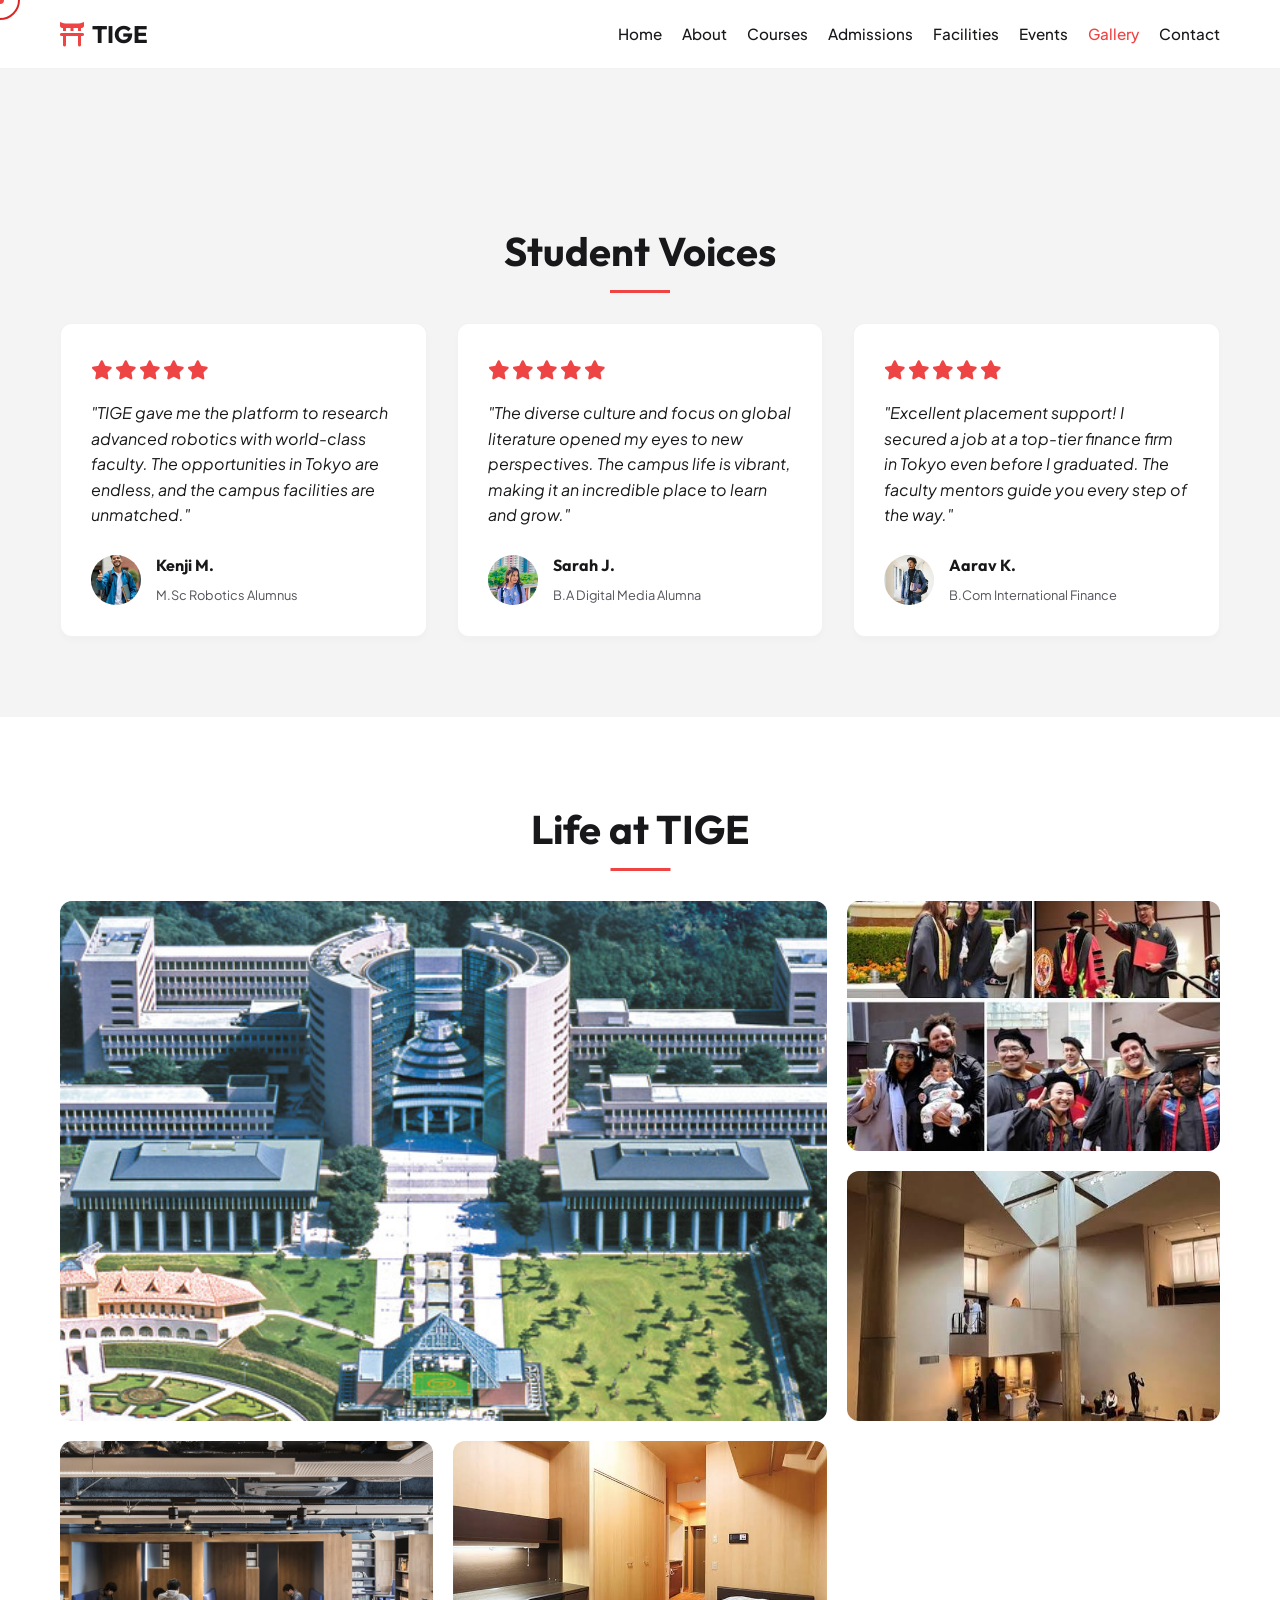
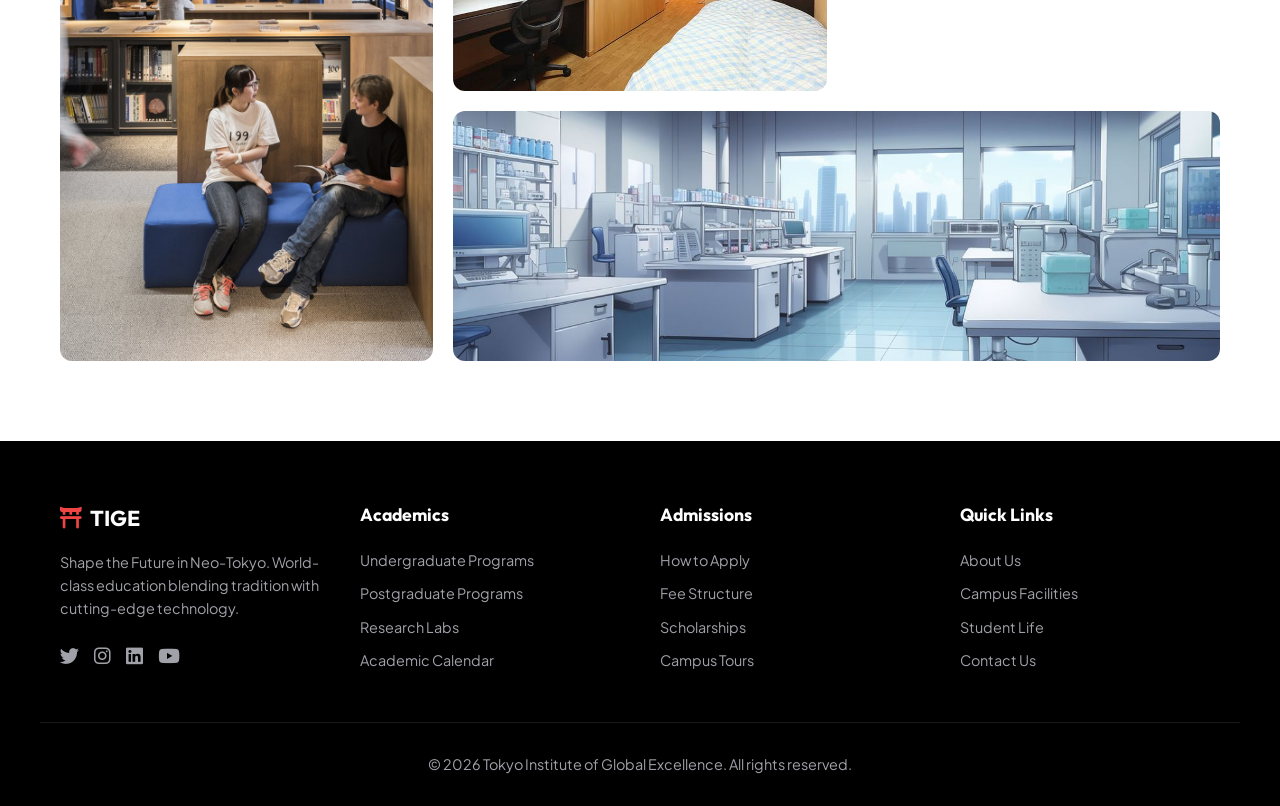
<file: reviews-gallery.html>
<!DOCTYPE html>
<html lang="en">
<head>
    <meta charset="UTF-8">
    <meta name="viewport" content="width=device-width, initial-scale=1.0">
    <title>Gallery | Tokyo Institute of Global Excellence</title>
    <link rel="preconnect" href="https://fonts.googleapis.com">
    <link rel="preconnect" href="https://fonts.gstatic.com" crossorigin>
    <link href="https://fonts.googleapis.com/css2?family=Outfit:wght@400;600;700;800&family=Plus+Jakarta+Sans:wght@400;500;600&display=swap" rel="stylesheet">
    <link rel="stylesheet" href="https://cdnjs.cloudflare.com/ajax/libs/font-awesome/6.0.0-beta3/css/all.min.css">
    <link rel="stylesheet" href="style.css">
</head>
<body>
    <div class="cursor-dot" id="cursor-dot"></div>
    <div class="cursor-ring" id="cursor-ring"></div>

    <canvas id="sakura-canvas"></canvas>
    <div class="page-loader" id="loader">
        <div class="loader-content">
            <div class="loader-logo"><i class="fas fa-torii-gate"></i> TIGE</div>
            <div class="loader-bar-track"><div class="loader-bar"></div></div>
            <div class="loader-text">Initializing Excellence...</div>
        </div>
    </div>
    
    <div class="progress-bar" id="progress-bar"></div>

    <nav class="navbar" id="navbar">
        <div class="nav-container">
            <a href="index.html" class="logo">
                <span class="logo-icon"><i class="fas fa-torii-gate" style="color: var(--accent-primary);"></i></span> TIGE
            </a>
            <button class="hamburger" aria-label="Toggle Navigation"><i class="fas fa-bars"></i></button>
            <ul class="nav-links">
                <li><a href="index.html">Home</a></li>
                <li><a href="about.html">About</a></li>
                <li><a href="courses.html">Courses</a></li>
                <li><a href="admissions.html">Admissions</a></li>
                <li><a href="facilities.html">Facilities</a></li>
                <li><a href="events.html">Events</a></li>
                <li><a href="reviews-gallery.html" style="color: var(--accent-primary);">Gallery</a></li>
                <li><a href="contact.html">Contact</a></li>
            </ul>
        </div>
    </nav>

    <!-- Reviews / Testimonials Section -->
    <section class="reviews section-padding" id="reviews" style="padding-top: 150px;">
        <div class="container">
            <h2 class="section-title">Student Voices</h2>
            <div class="reviews-grid">
                <div class="review-card">
                    <div class="review-stars"><i class="fas fa-star"></i><i class="fas fa-star"></i><i class="fas fa-star"></i><i class="fas fa-star"></i><i class="fas fa-star"></i></div>
                    <p class="review-text">"TIGE gave me the platform to research advanced robotics with world-class faculty. The opportunities in Tokyo are endless, and the campus facilities are unmatched."</p>
                    <div class="reviewer">
                        <img src="assets/images/reviews/reviewer1.jpg" alt="Kenji M." class="reviewer-img">
                        <div class="reviewer-info">
                            <h4>Kenji M.</h4>
                            <span>M.Sc Robotics Alumnus</span>
                        </div>
                    </div>
                </div>
                <div class="review-card">
                    <div class="review-stars"><i class="fas fa-star"></i><i class="fas fa-star"></i><i class="fas fa-star"></i><i class="fas fa-star"></i><i class="fas fa-star"></i></div>
                    <p class="review-text">"The diverse culture and focus on global literature opened my eyes to new perspectives. The campus life is vibrant, making it an incredible place to learn and grow."</p>
                    <div class="reviewer">
                        <img src="assets/images/reviews/reviewer2.jpg" alt="Sarah J." class="reviewer-img">
                        <div class="reviewer-info">
                            <h4>Sarah J.</h4>
                            <span>B.A Digital Media Alumna</span>
                        </div>
                    </div>
                </div>
                <div class="review-card">
                    <div class="review-stars"><i class="fas fa-star"></i><i class="fas fa-star"></i><i class="fas fa-star"></i><i class="fas fa-star"></i><i class="fas fa-star"></i></div>
                    <p class="review-text">"Excellent placement support! I secured a job at a top-tier finance firm in Tokyo even before I graduated. The faculty mentors guide you every step of the way."</p>
                    <div class="reviewer">
                        <img src="assets/images/reviews/reviewer3.jpg" alt="Aarav K." class="reviewer-img">
                        <div class="reviewer-info">
                            <h4>Aarav K.</h4>
                            <span>B.Com International Finance</span>
                        </div>
                    </div>
                </div>
            </div>
        </div>
    </section>

    <!-- Premium Photo Gallery -->
    <section class="gallery section-padding" id="gallery" style="min-height: 50vh;">
        <div class="container">
            <h2 class="section-title">Life at TIGE</h2>
            <div class="gallery-grid premium-grid">
                <div class="gallery-item large-item">
                    <img src="assets/images/gallery/campus-building.jpg" alt="Main Campus Building" class="gallery-img">
                    <div class="gallery-overlay">
                        <span class="gallery-category">Campus Life</span>
                        <h4>Main Administration Building</h4>
                    </div>
                </div>
                <div class="gallery-item">
                    <img src="assets/images/gallery/graduation.jpg" alt="Graduation Ceremony" class="gallery-img">
                    <div class="gallery-overlay">
                        <span class="gallery-category">Graduation</span>
                        <h4>Class of 2025</h4>
                    </div>
                </div>
                <div class="gallery-item">
                    <img src="assets/images/gallery/modern-architecture.jpg" alt="Modern Architecture" class="gallery-img">
                    <div class="gallery-overlay">
                        <span class="gallery-category">Innovation Center</span>
                        <h4>The Nexus Hub</h4>
                    </div>
                </div>
                <div class="gallery-item tall-item">
                    <img src="assets/images/gallery/library-interior.jpg" alt="Library Interior" class="gallery-img">
                    <div class="gallery-overlay">
                        <span class="gallery-category">Library</span>
                        <h4>Global Resource Center</h4>
                    </div>
                </div>
                <div class="gallery-item">
                    <img src="assets/images/gallery/dorms.jpg" alt="Student Dorms" class="gallery-img">
                    <div class="gallery-overlay">
                        <span class="gallery-category">Student Activities</span>
                        <h4>International Residence</h4>
                    </div>
                </div>
                <div class="gallery-item wide-item">
                    <img src="assets/images/gallery/tech-labs.jpg" alt="Tech Labs" class="gallery-img">
                    <div class="gallery-overlay">
                        <span class="gallery-category">Research Labs</span>
                        <h4>Advanced Robotics Lab</h4>
                    </div>
                </div>
            </div>
        </div>
    </section>

    <!-- Lightbox -->
    <div id="lightbox" class="lightbox">
        <span class="lightbox-close">&times;</span>
        <img class="lightbox-content" id="lightbox-img">
    </div>

    <footer>
        <div class="footer-content">
            <div class="footer-brand">
                <h2><i class="fas fa-torii-gate" style="color: var(--accent-primary);"></i> TIGE</h2>
                <p>Shape the Future in Neo-Tokyo. World-class education blending tradition with cutting-edge technology.</p>
                <div class="social-links">
                    <a href="#"><i class="fab fa-twitter"></i></a>
                    <a href="#"><i class="fab fa-instagram"></i></a>
                    <a href="#"><i class="fab fa-linkedin"></i></a>
                    <a href="#"><i class="fab fa-youtube"></i></a>
                </div>
            </div>
            <div class="footer-links">
                <h3>Academics</h3>
                <ul>
                    <li><a href="courses.html">Undergraduate Programs</a></li>
                    <li><a href="courses.html">Postgraduate Programs</a></li>
                    <li><a href="facilities.html">Research Labs</a></li>
                    <li><a href="events.html">Academic Calendar</a></li>
                </ul>
            </div>
            <div class="footer-links">
                <h3>Admissions</h3>
                <ul>
                    <li><a href="admissions.html">How to Apply</a></li>
                    <li><a href="admissions.html">Fee Structure</a></li>
                    <li><a href="admissions.html">Scholarships</a></li>
                    <li><a href="contact.html">Campus Tours</a></li>
                </ul>
            </div>
            <div class="footer-links">
                <h3>Quick Links</h3>
                <ul>
                    <li><a href="about.html">About Us</a></li>
                    <li><a href="facilities.html">Campus Facilities</a></li>
                    <li><a href="reviews-gallery.html">Student Life</a></li>
                    <li><a href="contact.html">Contact Us</a></li>
                </ul>
            </div>
        </div>
        <div class="footer-bottom">
            <p>&copy; 2026 Tokyo Institute of Global Excellence. All rights reserved.</p>
        </div>
    </footer>
    <script src="script.js"></script>
</body>
</html>
</file>
<file: style.css>
:root {
    /* White and Red Samurai Theme */
    --bg-primary: #ffffff;
    --bg-secondary: #f4f4f5; /* Light gray for contrast */
    --text-primary: #18181b; /* Almost black */
    --text-secondary: #52525b; /* Gray */
    --accent-primary: #ef4444; /* Bright Samurai Red */
    --accent-secondary: #b91c1c; /* Deep Crimson */
    --accent-tertiary: #dc2626; /* Dark Red */
    --font-heading: 'Outfit', sans-serif;
    --font-body: 'Plus Jakarta Sans', sans-serif;
    --transition: all 0.3s ease;
}

* {
    margin: 0;
    padding: 0;
    box-sizing: border-box;
}

/* Hide default cursor to use custom cursor */
body {
    cursor: none;
    font-family: var(--font-body);
    background-color: var(--bg-primary);
    color: var(--text-primary);
    line-height: 1.6;
    overflow-x: hidden;
}

/* For links, buttons, inputs: hide default cursor */
a, button, input, textarea, select, .filter-btn, .facility-card, th {
    cursor: none !important;
}

h1, h2, h3, h4, h5, h6 {
    font-family: var(--font-heading);
    color: var(--text-primary);
}

a {
    text-decoration: none;
    color: inherit;
}

ul {
    list-style: none;
}

.container {
    max-width: 1200px;
    margin: 0 auto;
    padding: 0 20px;
}

.section-padding {
    padding: 80px 0;
}

.section-title {
    font-size: 2.5rem;
    text-align: center;
    margin-bottom: 40px;
    position: relative;
    display: inline-block;
    left: 50%;
    transform: translateX(-50%);
}

.section-title::after {
    content: '';
    position: absolute;
    bottom: -10px;
    left: 50%;
    transform: translateX(-50%);
    width: 60px;
    height: 3px;
    background-color: var(--accent-primary);
}

/* Falling Petals Canvas */
#sakura-canvas {
    position: fixed;
    top: 0;
    left: 0;
    width: 100vw;
    height: 100vh;
    pointer-events: none;
    z-index: 0;
}

/* Custom Cursor */
.cursor-dot {
    width: 8px;
    height: 8px;
    background-color: var(--accent-primary);
    position: fixed;
    border-radius: 50%;
    pointer-events: none;
    z-index: 9999;
    transform: translate(-50%, -50%);
    transition: width 0.2s, height 0.2s, background-color 0.2s;
}

.cursor-ring {
    width: 40px;
    height: 40px;
    border: 2px solid var(--accent-tertiary);
    position: fixed;
    border-radius: 50%;
    pointer-events: none;
    z-index: 9998;
    transform: translate(-50%, -50%);
    transition: width 0.2s, height 0.2s, transform 0.1s linear, border-color 0.2s;
}

.cursor-hover .cursor-dot {
    background-color: var(--accent-secondary);
}

.cursor-hover .cursor-ring {
    width: 60px;
    height: 60px;
    border-color: var(--accent-primary);
}

/* Page Loader */
.page-loader {
    position: fixed;
    top: 0;
    left: 0;
    width: 100vw;
    height: 100vh;
    background-color: var(--bg-primary);
    z-index: 10000;
    display: flex;
    align-items: center;
    justify-content: center;
    transition: opacity 0.8s ease, visibility 0.8s ease;
}

.page-loader.hidden {
    opacity: 0;
    visibility: hidden;
}

.loader-content {
    text-align: center;
}

.loader-logo {
    font-size: 3rem;
    font-family: var(--font-heading);
    font-weight: 800;
    margin-bottom: 20px;
    color: var(--accent-primary);
    animation: pulse 2s infinite;
}

.loader-bar-track {
    width: 250px;
    height: 4px;
    background-color: rgba(0,0,0,0.1);
    border-radius: 4px;
    overflow: hidden;
    margin: 0 auto 15px auto;
}

.loader-bar {
    width: 0%;
    height: 100%;
    background-color: var(--accent-primary);
    transition: width 0.5s ease;
}

.loader-text {
    font-size: 0.9rem;
    color: var(--text-secondary);
    letter-spacing: 2px;
}

@keyframes pulse {
    0%, 100% { opacity: 1; }
    50% { opacity: 0.5; }
}

/* Scroll Progress */
.progress-bar {
    position: fixed;
    top: 0;
    left: 0;
    height: 4px;
    background: linear-gradient(90deg, var(--accent-secondary), var(--accent-primary));
    width: 0%;
    z-index: 9990;
    transition: width 0.1s;
}

/* Navbar */
.navbar {
    position: sticky;
    top: 0;
    z-index: 1000;
    background-color: rgba(255, 255, 255, 0.9);
    backdrop-filter: blur(12px);
    border-bottom: 1px solid rgba(0, 0, 0, 0.05);
    transition: var(--transition);
}

.navbar.scrolled {
    box-shadow: 0 4px 20px rgba(0, 0, 0, 0.1);
}

.nav-container {
    max-width: 1200px;
    margin: 0 auto;
    padding: 15px 20px;
    display: flex;
    justify-content: space-between;
    align-items: center;
    position: relative;
    z-index: 2;
}

.logo {
    font-size: 1.5rem;
    font-weight: 700;
    font-family: var(--font-heading);
    display: flex;
    align-items: center;
    gap: 8px;
    color: var(--text-primary);
}

.nav-links {
    display: flex;
    gap: 20px;
}

.nav-links a {
    font-size: 0.95rem;
    font-weight: 500;
    transition: var(--transition);
    position: relative;
    color: var(--text-primary);
}

.nav-links a::after {
    content: '';
    position: absolute;
    width: 0;
    height: 2px;
    bottom: -5px;
    left: 0;
    background-color: var(--accent-primary);
    transition: var(--transition);
}

.nav-links a:hover {
    color: var(--accent-primary);
}

.nav-links a:hover::after {
    width: 100%;
}

/* Hero Section */
.hero {
    height: 100vh;
    /* Japanese temple/sakura background */
    background: url('assets/images/hero/hero-bg.jpg') center/cover no-repeat;
    position: relative;
    display: flex;
    align-items: center;
    justify-content: center;
    text-align: center;
    padding-top: 60px; /* Offset for navbar */
}

.hero-overlay {
    position: absolute;
    top: 0;
    left: 0;
    width: 100%;
    height: 100%;
    /* Lower opacity to make the background image clearly visible */
    background: linear-gradient(135deg, rgba(255, 255, 255, 0.6) 0%, rgba(255, 255, 255, 0.3) 100%);
    z-index: 1;
}

.hero-content {
    position: relative;
    z-index: 2;
    max-width: 800px;
    padding: 0 20px;
}

.hero-badge {
    display: inline-flex;
    align-items: center;
    gap: 10px;
    background: rgba(0, 0, 0, 0.05);
    border: 1px solid rgba(0, 0, 0, 0.1);
    padding: 8px 16px;
    border-radius: 50px;
    font-size: 0.85rem;
    margin-bottom: 25px;
    backdrop-filter: blur(5px);
    color: var(--text-primary);
}

.badge-dot {
    width: 8px;
    height: 8px;
    background-color: var(--accent-primary);
    border-radius: 50%;
    box-shadow: 0 0 10px var(--accent-primary);
}

.hero-title {
    font-size: 4.5rem;
    margin-bottom: 20px;
    line-height: 1.1;
    display: flex;
    flex-direction: column;
}

.gradient-text {
    background: linear-gradient(90deg, #ef4444, #b91c1c);
    background-clip: text;
    -webkit-background-clip: text;
    -webkit-text-fill-color: transparent;
}

.hero-sub {
    font-size: 1.3rem;
    margin-bottom: 40px;
    color: var(--text-secondary);
    min-height: 30px; /* Prevents jumping */
}

.typing-cursor {
    display: inline-block;
    width: 3px;
    color: var(--accent-primary);
    animation: blink 0.7s infinite;
}

@keyframes blink {
    0%, 100% { opacity: 1; }
    50% { opacity: 0; }
}

.hero-ctas {
    display: flex;
    gap: 20px;
    justify-content: center;
}

.cta-primary, .cta-secondary, .submit-btn {
    padding: 12px 30px;
    border-radius: 8px;
    font-weight: 600;
    font-family: var(--font-body);
    font-size: 1rem;
    transition: var(--transition);
    border: none;
}

.cta-primary, .submit-btn {
    background-color: var(--accent-primary);
    color: #fff;
}

.cta-primary:hover, .submit-btn:hover {
    background-color: var(--accent-secondary);
    transform: translateY(-2px);
    box-shadow: 0 5px 15px rgba(239, 68, 68, 0.4);
}

.cta-secondary {
    background-color: transparent;
    border: 2px solid var(--text-primary);
    color: var(--text-primary);
}

.cta-secondary:hover {
    background-color: rgba(0, 0, 0, 0.05);
    transform: translateY(-2px);
}

/* Stats Section */
.stats {
    background-color: var(--bg-secondary);
    padding: 60px 0;
    border-bottom: 1px solid rgba(0, 0, 0, 0.05);
    position: relative;
    z-index: 2;
}

.stat-grid {
    display: grid;
    grid-template-columns: repeat(4, 1fr);
    gap: 30px;
    max-width: 1200px;
    margin: 0 auto;
    padding: 0 20px;
    text-align: center;
}

.stat-card {
    padding: 20px;
}

.stat-number {
    font-size: 3.5rem;
    color: var(--accent-primary);
    margin-bottom: 5px;
    display: inline-block;
}

.stat-suffix {
    font-size: 2.5rem;
    font-weight: 700;
    color: var(--accent-primary);
    font-family: var(--font-heading);
}

.stat-label {
    color: var(--text-secondary);
    font-size: 1.1rem;
    font-weight: 500;
}

/* Courses */
.courses {
    position: relative;
    z-index: 2;
}

.filter-controls {
    display: flex;
    justify-content: center;
    gap: 15px;
    margin-bottom: 40px;
}

.filter-btn {
    background: transparent;
    border: 1px solid rgba(0, 0, 0, 0.2);
    color: var(--text-primary);
    padding: 8px 20px;
    border-radius: 20px;
    transition: var(--transition);
}

.filter-btn:hover, .filter-btn.active {
    background: var(--accent-primary);
    color: white;
    border-color: var(--accent-primary);
}

.courses-grid {
    display: grid;
    grid-template-columns: repeat(3, 1fr);
    gap: 30px;
}

.course-card {
    background-color: var(--bg-primary);
    border-radius: 12px;
    overflow: hidden;
    transition: var(--transition);
    opacity: 1;
    transform: scale(1);
    border: 1px solid rgba(0,0,0,0.08);
    box-shadow: 0 4px 6px rgba(0,0,0,0.05);
}

.course-card.hide {
    display: none;
}

.course-card:hover {
    transform: translateY(-10px);
    box-shadow: 0 10px 30px rgba(0, 0, 0, 0.1);
    border-color: rgba(239, 68, 68, 0.3);
}

.course-img {
    height: 200px;
    background-size: cover;
    background-position: center;
}

.engineering-bg { background-image: url('assets/images/courses/engineering-bg.jpg'); }
.engineering-bg2 { background-image: url('assets/images/courses/engineering-bg2.jpg'); }
.arts-bg { background-image: url('assets/images/courses/arts-bg.jpg'); }
.arts-bg2 { background-image: url('assets/images/courses/arts-bg2.jpg'); }
.commerce-bg { background-image: url('assets/images/courses/commerce-bg.jpg'); }
.commerce-bg2 { background-image: url('assets/images/courses/commerce-bg2.jpg'); }

.course-info {
    padding: 25px;
}

.course-tag {
    display: inline-block;
    padding: 4px 10px;
    background-color: rgba(239, 68, 68, 0.1);
    color: var(--accent-secondary);
    border-radius: 4px;
    font-size: 0.8rem;
    font-weight: 600;
    margin-bottom: 15px;
}

.course-info h3 {
    font-size: 1.4rem;
    margin-bottom: 10px;
}

.course-info p {
    color: var(--text-secondary);
    font-size: 0.95rem;
}

/* Admissions Table */
.admissions {
    background-color: var(--bg-secondary);
    position: relative;
    z-index: 2;
}

.table-container {
    overflow-x: auto;
    margin-bottom: 40px;
    border-radius: 12px;
    box-shadow: 0 4px 20px rgba(0,0,0,0.05);
    background-color: var(--bg-primary);
}

table {
    width: 100%;
    border-collapse: collapse;
    text-align: left;
}

th, td {
    padding: 15px 20px;
}

th {
    background-color: rgba(239, 68, 68, 0.05);
    color: var(--text-primary);
    user-select: none;
    transition: var(--transition);
    border-bottom: 2px solid rgba(239, 68, 68, 0.2);
}

th:hover {
    background-color: rgba(239, 68, 68, 0.1);
}

.sort-icon {
    font-size: 0.8rem;
    margin-left: 5px;
    opacity: 0.5;
}

tbody tr {
    border-bottom: 1px solid rgba(0,0,0,0.05);
}

tbody tr:nth-child(even) {
    background-color: rgba(0,0,0,0.02);
}

tbody tr:hover {
    background-color: rgba(0,0,0,0.05);
}

.admissions-action {
    text-align: center;
}

/* Facilities */
.facilities {
    position: relative;
    z-index: 2;
}

.facilities-grid {
    display: grid;
    grid-template-columns: repeat(3, 1fr);
    gap: 30px;
}

.facility-card {
    background-color: var(--bg-secondary);
    padding: 30px;
    border-radius: 12px;
    text-align: center;
    transition: transform 0.3s ease, background-color 0.3s ease;
    border: 1px solid rgba(0,0,0,0.05);
}

.facility-card:hover {
    transform: scale(1.05);
    background-color: rgba(239, 68, 68, 0.05);
    border-color: rgba(239, 68, 68, 0.2);
}

.facility-icon {
    font-size: 3rem;
    margin-bottom: 20px;
    color: var(--accent-primary);
}

.facility-card h3 {
    margin-bottom: 15px;
}

.facility-card p {
    color: var(--text-secondary);
    font-size: 0.95rem;
}

/* Events Section */
.events {
    background-color: var(--bg-primary);
    position: relative;
    z-index: 2;
}

.events-grid {
    display: grid;
    grid-template-columns: repeat(3, 1fr);
    gap: 30px;
}

.event-card {
    background-color: var(--bg-secondary);
    border-radius: 12px;
    display: flex;
    overflow: hidden;
    transition: var(--transition);
    border: 1px solid rgba(0,0,0,0.05);
}

.event-card:hover {
    transform: translateY(-5px);
    border-color: var(--accent-tertiary);
    box-shadow: 0 10px 25px rgba(0,0,0,0.1);
}

.event-date {
    background-color: rgba(239, 68, 68, 0.05);
    color: var(--accent-tertiary);
    padding: 20px;
    display: flex;
    flex-direction: column;
    justify-content: center;
    align-items: center;
    min-width: 90px;
    border-right: 1px solid rgba(0,0,0,0.05);
}

.event-date .day {
    font-size: 2rem;
    font-weight: 800;
    line-height: 1;
}

.event-date .month {
    font-size: 0.9rem;
    font-weight: 600;
    letter-spacing: 1px;
}

.event-details {
    padding: 25px 20px;
}

.event-details h3 {
    font-size: 1.2rem;
    margin-bottom: 10px;
}

.event-details p {
    font-size: 0.9rem;
    color: var(--text-secondary);
    margin-bottom: 15px;
}

.read-more {
    color: var(--accent-primary);
    font-size: 0.9rem;
    font-weight: 600;
    transition: var(--transition);
}

.read-more:hover {
    color: var(--accent-secondary);
    margin-left: 5px;
}

/* Reviews / Testimonials Section */
.reviews {
    background-color: var(--bg-secondary);
    position: relative;
    z-index: 2;
}

.reviews-grid {
    display: grid;
    grid-template-columns: repeat(3, 1fr);
    gap: 30px;
}

.review-card {
    background-color: var(--bg-primary);
    padding: 30px;
    border-radius: 12px;
    border: 1px solid rgba(0,0,0,0.05);
    position: relative;
    transition: var(--transition);
    box-shadow: 0 4px 6px rgba(0,0,0,0.02);
}

.review-card:hover {
    transform: translateY(-5px);
    border-color: rgba(239, 68, 68, 0.3);
    box-shadow: 0 10px 15px rgba(0,0,0,0.05);
}

.review-stars {
    color: var(--accent-primary);
    font-size: 1.2rem;
    margin-bottom: 15px;
    letter-spacing: 2px;
}

.review-text {
    font-size: 1rem;
    color: var(--text-primary);
    font-style: italic;
    margin-bottom: 25px;
}

.reviewer {
    display: flex;
    align-items: center;
    gap: 15px;
}

.reviewer-img {
    width: 50px;
    height: 50px;
    border-radius: 50%;
    object-fit: cover;
}

.reviewer-info h4 {
    font-size: 1rem;
    margin-bottom: 2px;
}

.reviewer-info span {
    font-size: 0.8rem;
    color: var(--text-secondary);
}


/* Gallery */
.gallery {
    background-color: var(--bg-primary);
    position: relative;
    z-index: 2;
}

.gallery-grid {
    display: grid;
    grid-template-columns: repeat(3, 1fr);
    gap: 15px;
}

.gallery-img {
    width: 100%;
    height: 250px;
    object-fit: cover;
    border-radius: 8px;
    transition: var(--transition);
}

.gallery-img:hover {
    transform: scale(1.02);
    box-shadow: 0 5px 15px rgba(0,0,0,0.2);
    filter: brightness(0.9);
}

/* Contact */
.contact {
    position: relative;
    z-index: 2;
}

.contact-wrapper {
    display: grid;
    grid-template-columns: 1fr 1fr;
    gap: 50px;
}

.contact-info h3 {
    font-size: 1.8rem;
    margin-bottom: 20px;
}

.contact-info p {
    margin-bottom: 10px;
    color: var(--text-secondary);
}

.map-container {
    margin-top: 30px;
    height: 300px;
    border-radius: 12px;
    overflow: hidden;
    position: relative;
    border: 1px solid rgba(0,0,0,0.1);
    background: url('assets/images/contact/map-bg.jpg') center/cover no-repeat;
    display: flex;
    align-items: center;
    justify-content: center;
    transition: var(--transition);
}

.map-container:hover {
    border-color: var(--accent-primary);
    box-shadow: 0 5px 15px rgba(239, 68, 68, 0.2);
}

.map-overlay {
    background: rgba(255,255,255,0.8);
    padding: 15px 25px;
    border-radius: 8px;
    color: var(--accent-primary);
    font-weight: 600;
    font-family: var(--font-heading);
    backdrop-filter: blur(4px);
    transition: var(--transition);
}

.map-container:hover .map-overlay {
    background: var(--accent-primary);
    color: white;
}

.contact-form-container {
    background-color: var(--bg-secondary);
    padding: 40px;
    border-radius: 12px;
    border: 1px solid rgba(0,0,0,0.05);
}

.form-group {
    margin-bottom: 20px;
}

.form-group label {
    display: block;
    margin-bottom: 8px;
    color: var(--text-secondary);
    font-size: 0.9rem;
}

.form-group input, .form-group select, .form-group textarea {
    width: 100%;
    padding: 12px 15px;
    background-color: var(--bg-primary);
    border: 1px solid rgba(0,0,0,0.1);
    border-radius: 8px;
    color: var(--text-primary);
    font-family: var(--font-body);
    transition: var(--transition);
}

.form-group input:focus, .form-group select:focus, .form-group textarea:focus {
    outline: none;
    border-color: var(--accent-tertiary);
    background-color: #fff;
    box-shadow: 0 0 0 3px rgba(239, 68, 68, 0.1);
}

/* Fix for select options text visibility */
.form-group select option {
    background-color: var(--bg-primary);
    color: var(--text-primary);
}

#form-status, #app-status {
    margin-top: 15px;
    font-size: 0.9rem;
}

.success-msg { color: #10b981; }
.error-msg { color: #ef4444; }

/* Footer */
footer {
    background-color: #000;
    padding: 60px 0 30px;
    color: #a1a1aa;
    font-size: 0.9rem;
    position: relative;
    z-index: 2;
}

.footer-content {
    display: grid;
    grid-template-columns: repeat(4, 1fr);
    gap: 40px;
    max-width: 1200px;
    margin: 0 auto;
    padding: 0 20px 40px;
    border-bottom: 1px solid rgba(255,255,255,0.1);
}

.footer-brand h2 {
    color: white;
    font-family: var(--font-heading);
    margin-bottom: 15px;
    display: flex;
    align-items: center;
    gap: 8px;
}

.footer-brand p {
    margin-bottom: 20px;
}

.social-links {
    display: flex;
    gap: 15px;
}

.social-links a {
    color: #a1a1aa;
    font-size: 1.2rem;
    transition: var(--transition);
}

.social-links a:hover {
    color: var(--accent-primary);
}

.footer-links h3 {
    color: white;
    margin-bottom: 20px;
    font-size: 1.1rem;
}

.footer-links ul li {
    margin-bottom: 10px;
}

.footer-links ul li a {
    transition: var(--transition);
}

.footer-links ul li a:hover {
    color: var(--accent-primary);
    padding-left: 5px;
}

.footer-bottom {
    text-align: center;
    padding-top: 30px;
}

/* Responsive Footer */
@media (max-width: 992px) {
    .footer-content {
        grid-template-columns: repeat(2, 1fr);
    }
}
@media (max-width: 768px) {
    .footer-content {
        grid-template-columns: 1fr;
    }
}

/* Lightbox Modal */
.lightbox {
    display: none;
    position: fixed;
    z-index: 2000;
    left: 0;
    top: 0;
    width: 100%;
    height: 100%;
    background-color: rgba(0, 0, 0, 0.9);
    align-items: center;
    justify-content: center;
}

.lightbox.active {
    display: flex;
}

.lightbox-content {
    max-width: 90%;
    max-height: 90%;
    border-radius: 8px;
}

.lightbox-close {
    position: absolute;
    top: 20px;
    right: 30px;
    color: #f1f1f1;
    font-size: 40px;
    font-weight: bold;
    transition: 0.3s;
}

.lightbox-close:hover {
    color: var(--accent-primary);
}

/* Modal */
.modal {
    display: none;
    position: fixed;
    z-index: 2000;
    left: 0;
    top: 0;
    width: 100%;
    height: 100%;
    background-color: rgba(0,0,0,0.5);
    backdrop-filter: blur(5px);
    align-items: center;
    justify-content: center;
}

.modal.active {
    display: flex;
}

.modal-content {
    background-color: var(--bg-primary);
    padding: 40px;
    border-radius: 12px;
    width: 90%;
    max-width: 500px;
    position: relative;
    box-shadow: 0 10px 40px rgba(0,0,0,0.15);
}

.modal-content h2 {
    margin-bottom: 25px;
}

.modal-close {
    position: absolute;
    top: 15px;
    right: 20px;
    font-size: 28px;
    color: var(--text-secondary);
    transition: var(--transition);
}

.modal-close:hover {
    color: var(--accent-primary);
}

/* Scroll Animations */
.reveal {
    opacity: 0;
    transform: translateY(30px);
    transition: all 0.8s ease-out;
}

.reveal.active {
    opacity: 1;
    transform: translateY(0);
}

.reveal-left {
    opacity: 0;
    transform: translateX(-30px);
    transition: all 0.8s ease-out;
}

.reveal-left.active {
    opacity: 1;
    transform: translateX(0);
}

.reveal-right {
    opacity: 0;
    transform: translateX(30px);
    transition: all 0.8s ease-out;
}

.reveal-right.active {
    opacity: 1;
    transform: translateX(0);
}

@media (max-width: 1024px) {
    .hero-title { font-size: 3.5rem; }
    .stat-grid { grid-template-columns: repeat(2, 1fr); }
    .courses-grid, .facilities-grid, .events-grid, .reviews-grid { grid-template-columns: repeat(2, 1fr); }
    .contact-wrapper { grid-template-columns: 1fr; }
}

.hamburger {
    display: none;
    background: none;
    border: none;
    font-size: 1.5rem;
    color: var(--text-primary);
    cursor: pointer;
    z-index: 1001;
}

@media (max-width: 768px) {
    .hamburger { display: block; }
    .nav-links {
        position: fixed;
        top: 0;
        right: -100%;
        width: 250px;
        height: 100vh;
        background-color: #ffffff;
        flex-direction: column;
        align-items: center;
        justify-content: center;
        transition: right 0.3s ease;
        z-index: 1000;
        box-shadow: -5px 0 15px rgba(0,0,0,0.1);
    }
    .nav-links.active { right: 0; }
    .nav-links li { margin: 15px 0; }
    .hero-title { font-size: 2.8rem; }
    .courses-grid, .facilities-grid, .gallery-grid, .events-grid, .reviews-grid { grid-template-columns: 1fr; }
    .stat-grid { grid-template-columns: 1fr; }
    .cursor-dot, .cursor-ring { display: none; } /* Disable custom cursor on mobile */
    body { cursor: auto; }
    a, button, input, textarea, select, .filter-btn, .facility-card, th { cursor: pointer !important; }
}

/* Premium Gallery Styles */
.premium-grid {
    grid-template-columns: repeat(auto-fit, minmax(280px, 1fr));
    grid-auto-rows: 250px;
    gap: 20px;
}
.gallery-item {
    position: relative;
    border-radius: 12px;
    overflow: hidden;
    cursor: pointer;
}
.gallery-item.large-item { grid-row: span 2; grid-column: span 2; }
.gallery-item.tall-item { grid-row: span 2; }
.gallery-item.wide-item { grid-column: span 2; }

@media (max-width: 768px) {
    .gallery-item.large-item, .gallery-item.tall-item, .gallery-item.wide-item {
        grid-row: span 1;
        grid-column: span 1;
    }
}

.gallery-item .gallery-img {
    width: 100%;
    height: 100%;
    object-fit: cover;
    transition: transform 0.5s ease;
}
.gallery-overlay {
    position: absolute;
    bottom: 0;
    left: 0;
    width: 100%;
    padding: 30px 20px 20px;
    background: linear-gradient(to top, rgba(0,0,0,0.8), transparent);
    color: white;
    transform: translateY(100%);
    transition: transform 0.4s ease;
    display: flex;
    flex-direction: column;
    justify-content: flex-end;
}
.gallery-item:hover .gallery-img {
    transform: scale(1.1);
}
.gallery-item:hover .gallery-overlay {
    transform: translateY(0);
}
.gallery-category {
    font-size: 0.8rem;
    text-transform: uppercase;
    letter-spacing: 1px;
    color: var(--accent-primary);
    margin-bottom: 5px;
    font-weight: 700;
}
.gallery-overlay h4 {
    font-size: 1.2rem;
    margin: 0;
}

/* Premium Event Cards */
.premium-event {
    display: flex;
    flex-direction: column;
    justify-content: space-between;
}
.event-badge {
    display: inline-block;
    padding: 4px 10px;
    border-radius: 4px;
    font-size: 0.75rem;
    font-weight: 700;
    text-transform: uppercase;
    margin-bottom: 10px;
    color: white;
}
.event-badge.technology { background-color: #3b82f6; }
.event-badge.culture { background-color: #ec4899; }
.event-badge.career { background-color: #10b981; }

.event-meta {
    display: flex;
    flex-direction: column;
    gap: 5px;
    margin: 10px 0 15px;
    font-size: 0.9rem;
    color: var(--text-secondary);
}
.event-meta i {
    color: var(--accent-primary);
    width: 16px;
    text-align: center;
    margin-right: 5px;
}
.event-footer {
    display: flex;
    justify-content: space-between;
    align-items: center;
    margin-top: 20px;
    padding-top: 15px;
    border-top: 1px solid rgba(0,0,0,0.05);
}
.event-speaker {
    display: flex;
    align-items: center;
    gap: 8px;
    font-size: 0.9rem;
    color: var(--text-secondary);
}
.event-speaker i {
    font-size: 1.2rem;
    color: var(--text-primary);
}
.register-btn {
    padding: 8px 16px;
    font-size: 0.9rem;
}
@media (max-width: 600px) {
    .event-footer {
        flex-direction: column;
        align-items: flex-start;
        gap: 15px;
    }
    .register-btn { width: 100%; }
}
</file>
